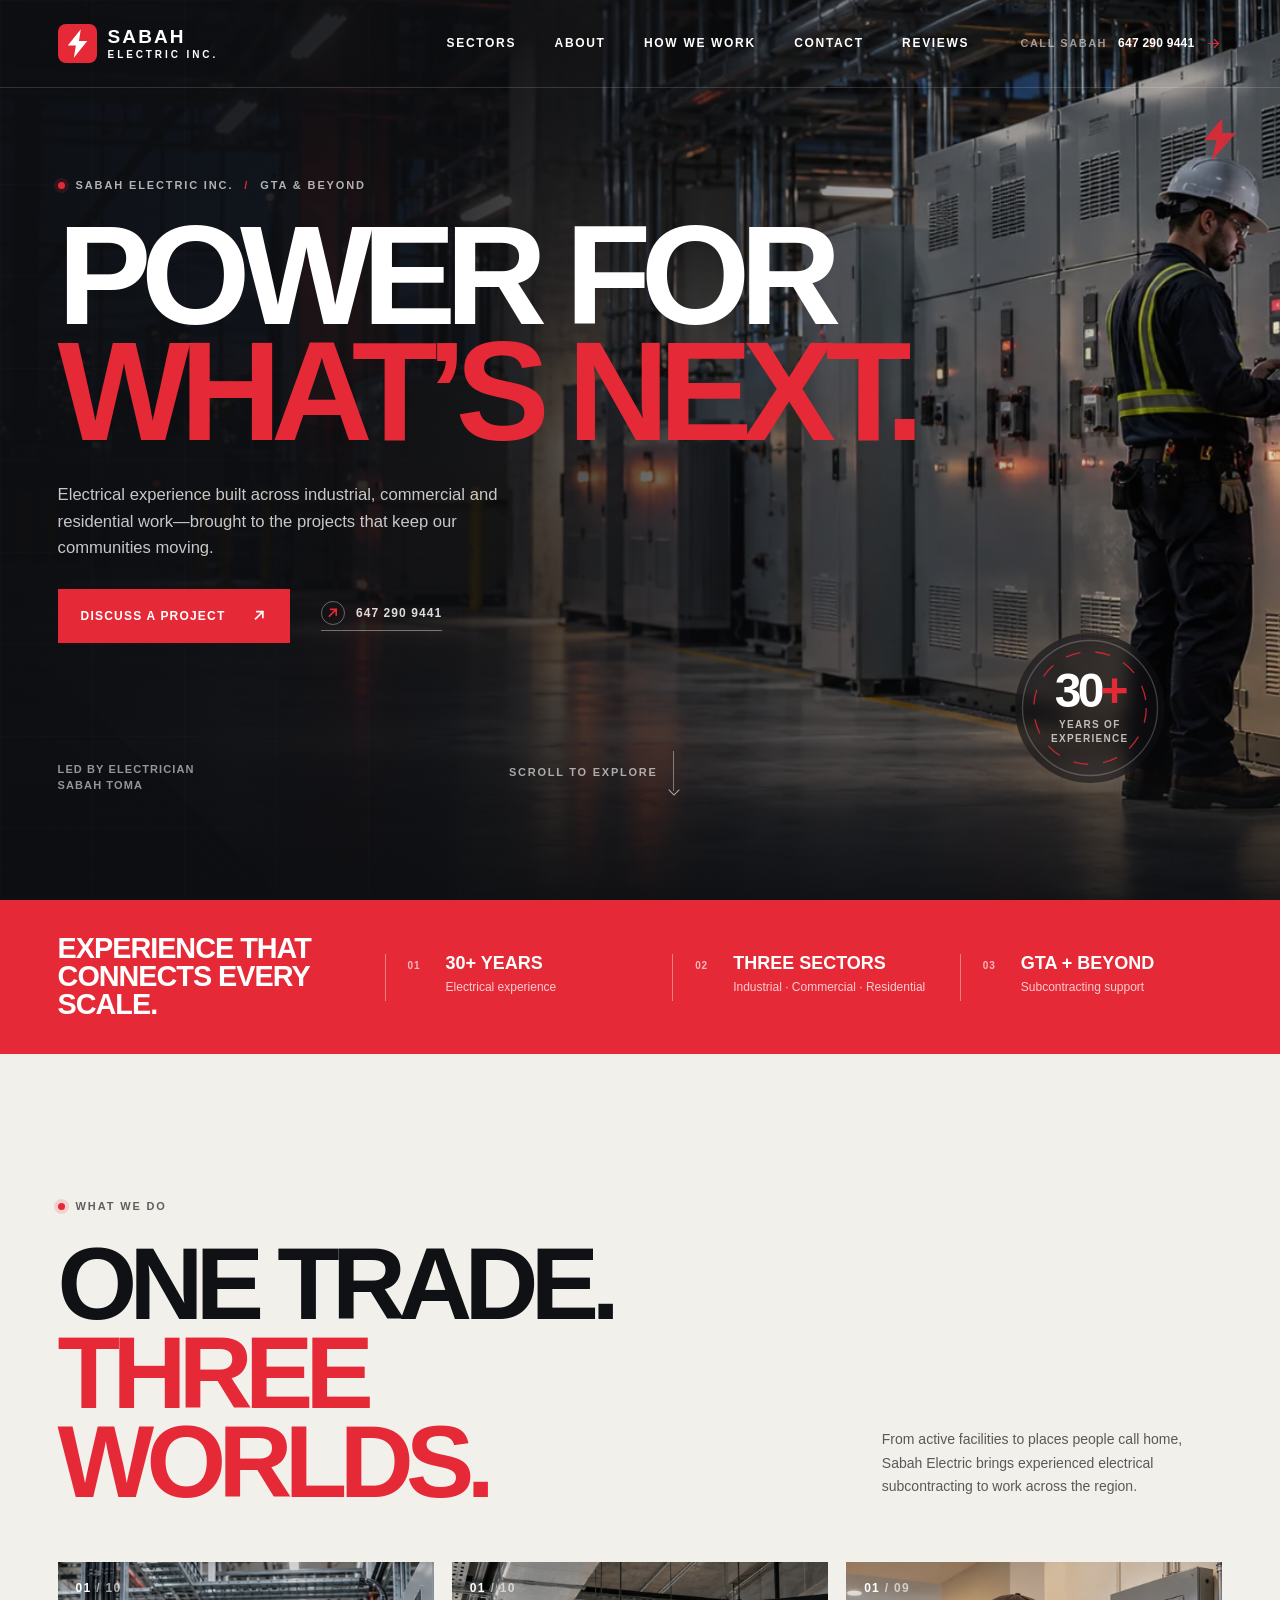
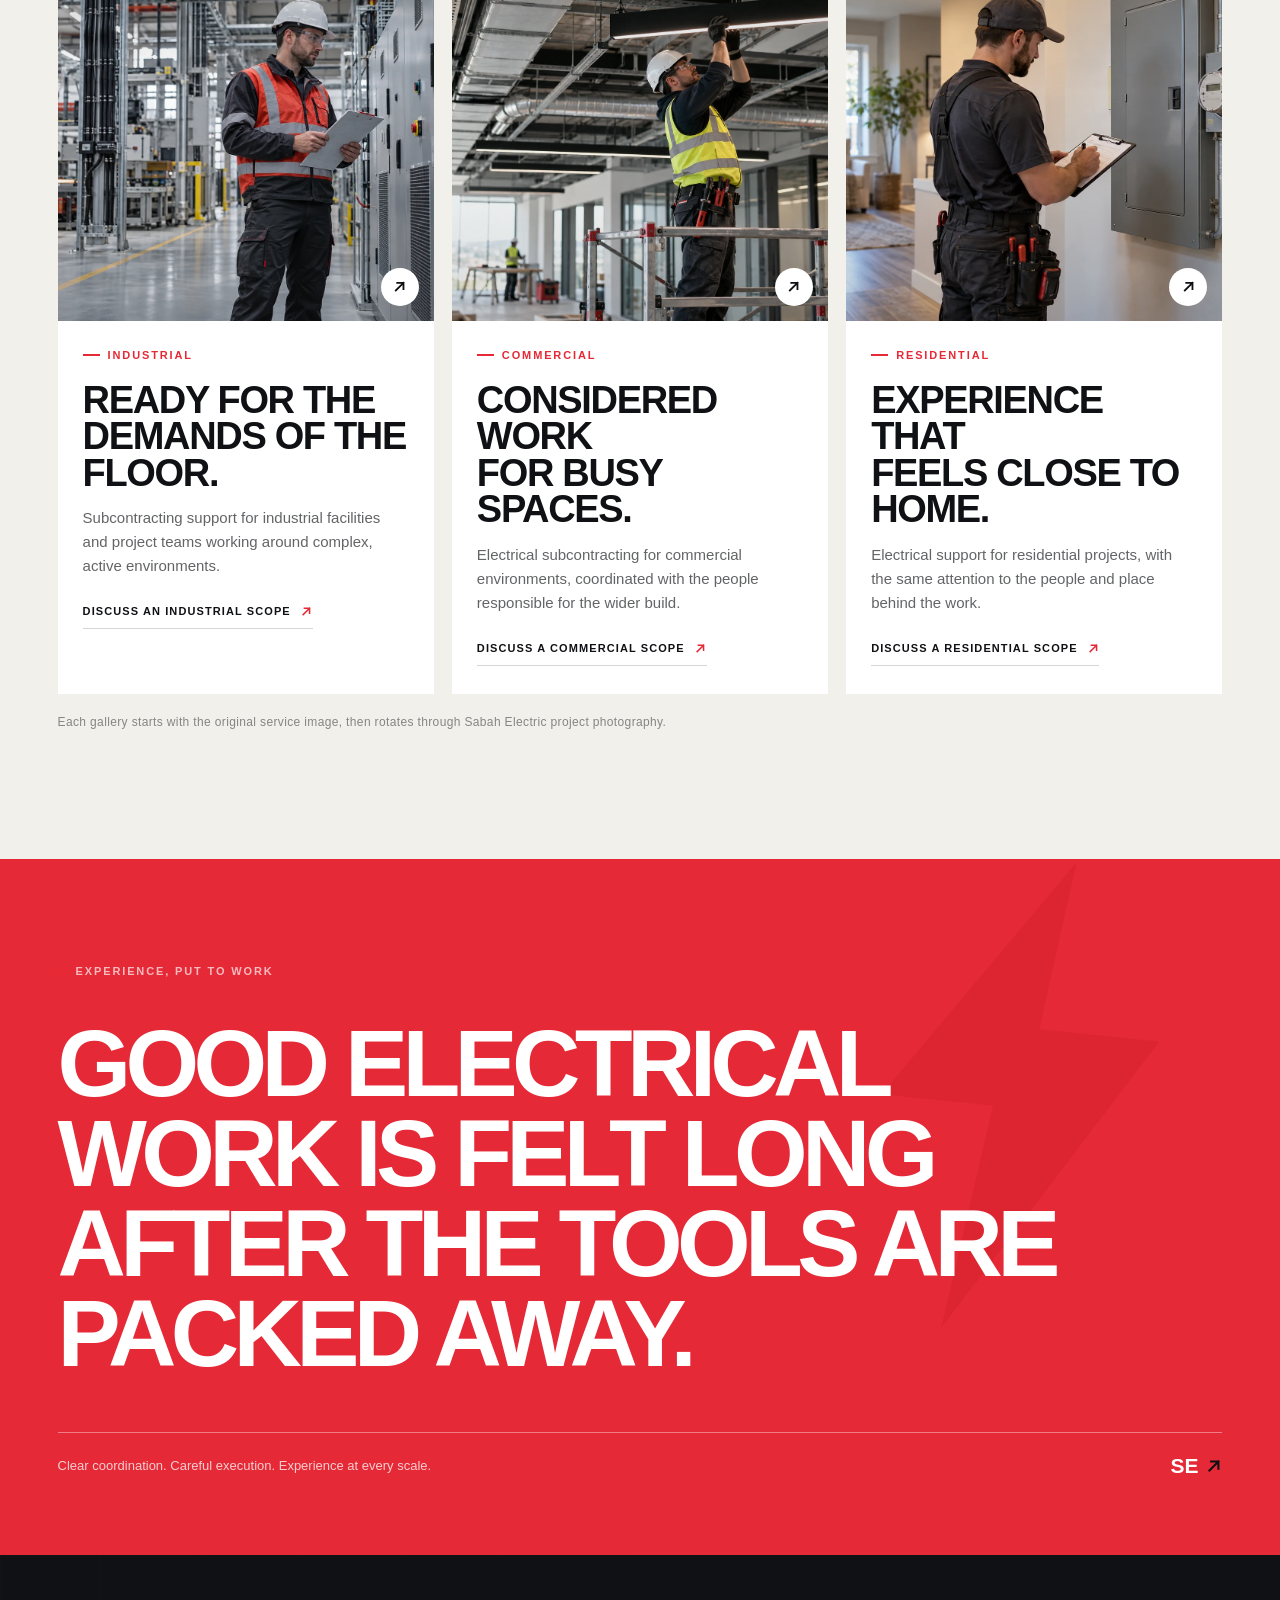
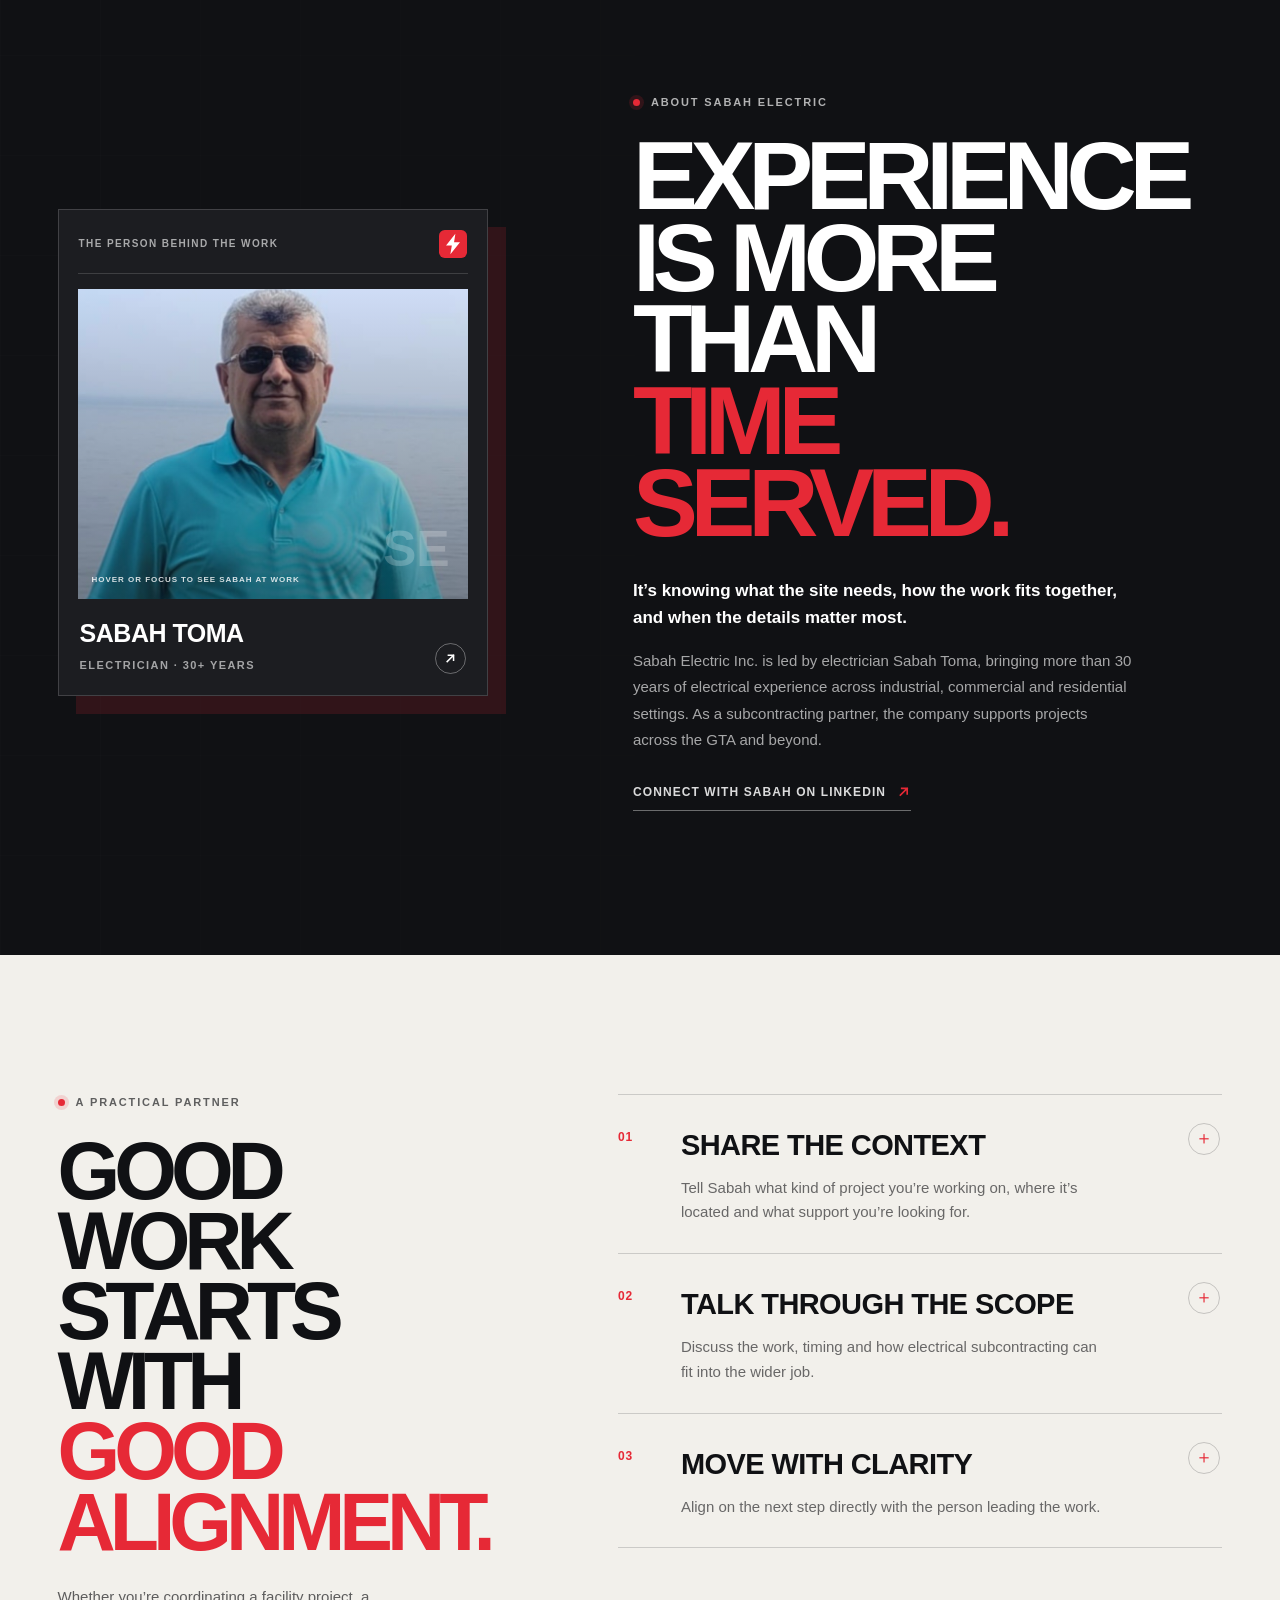
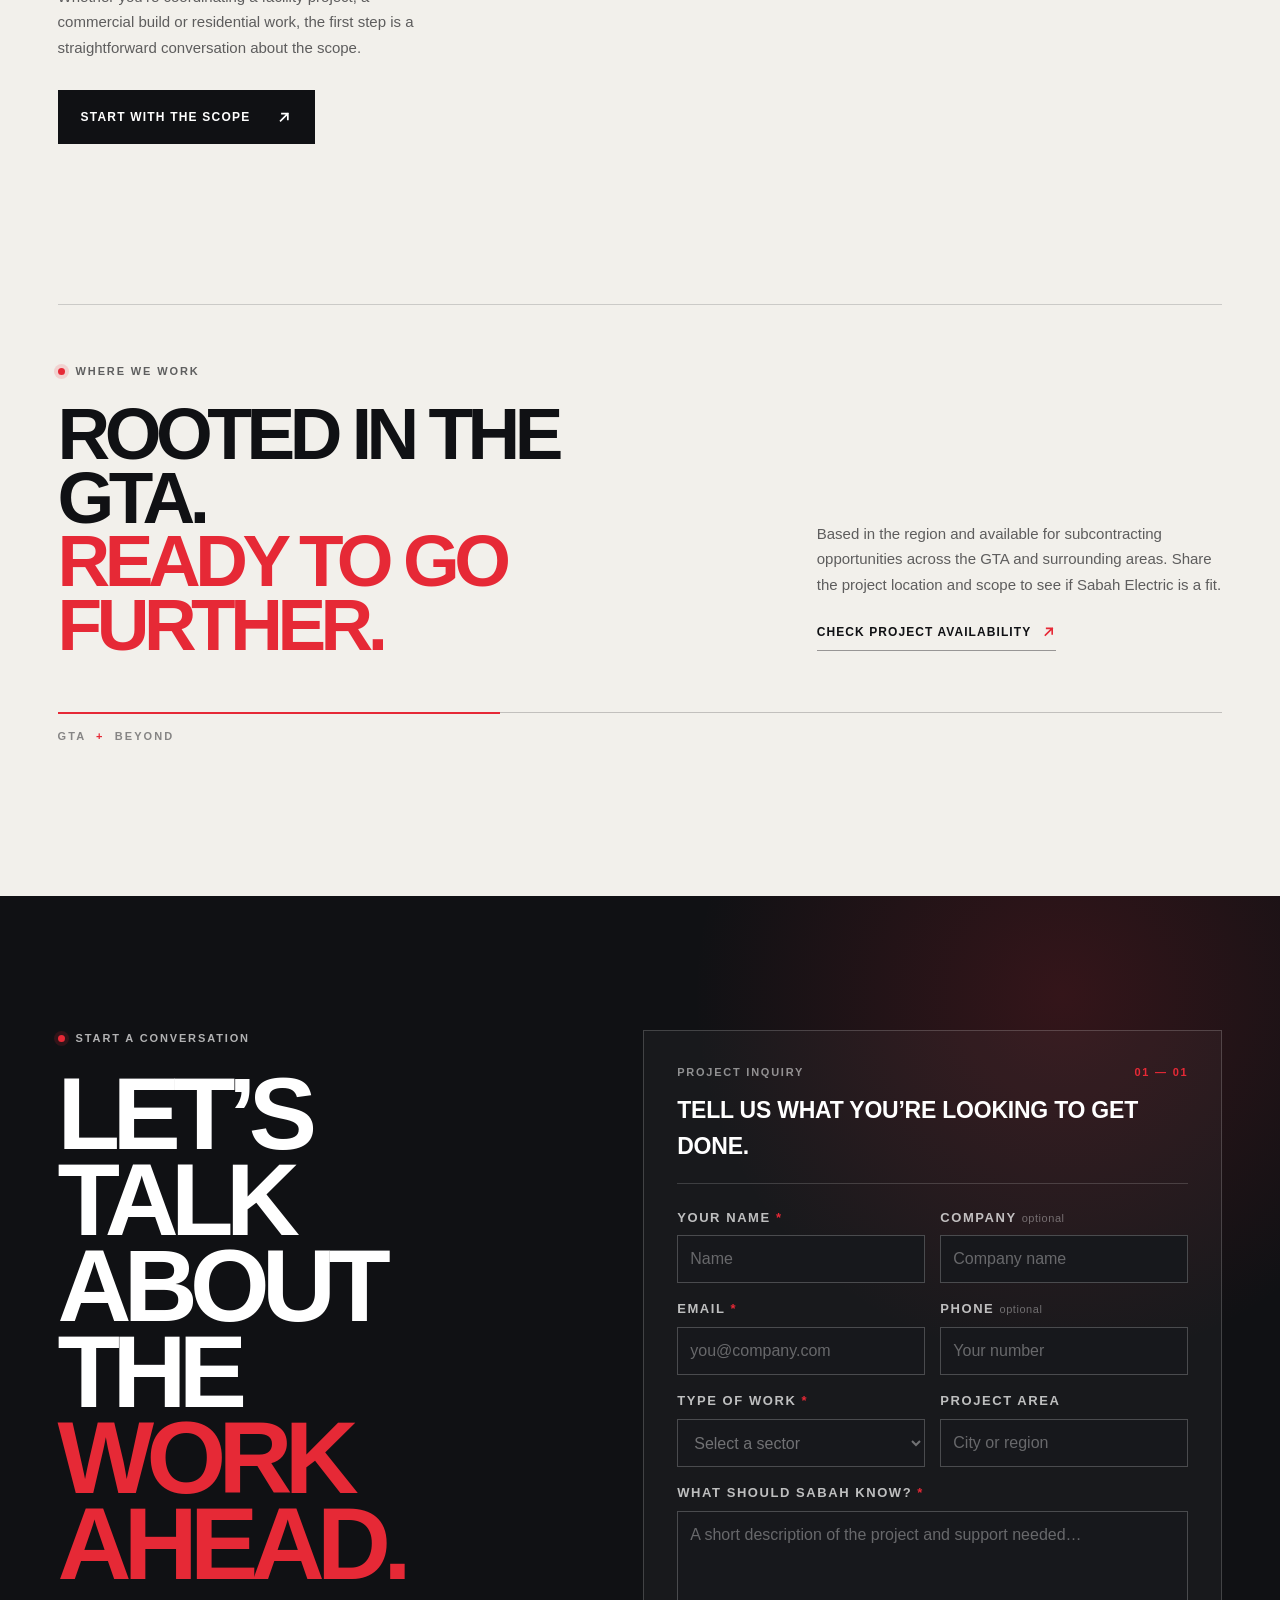
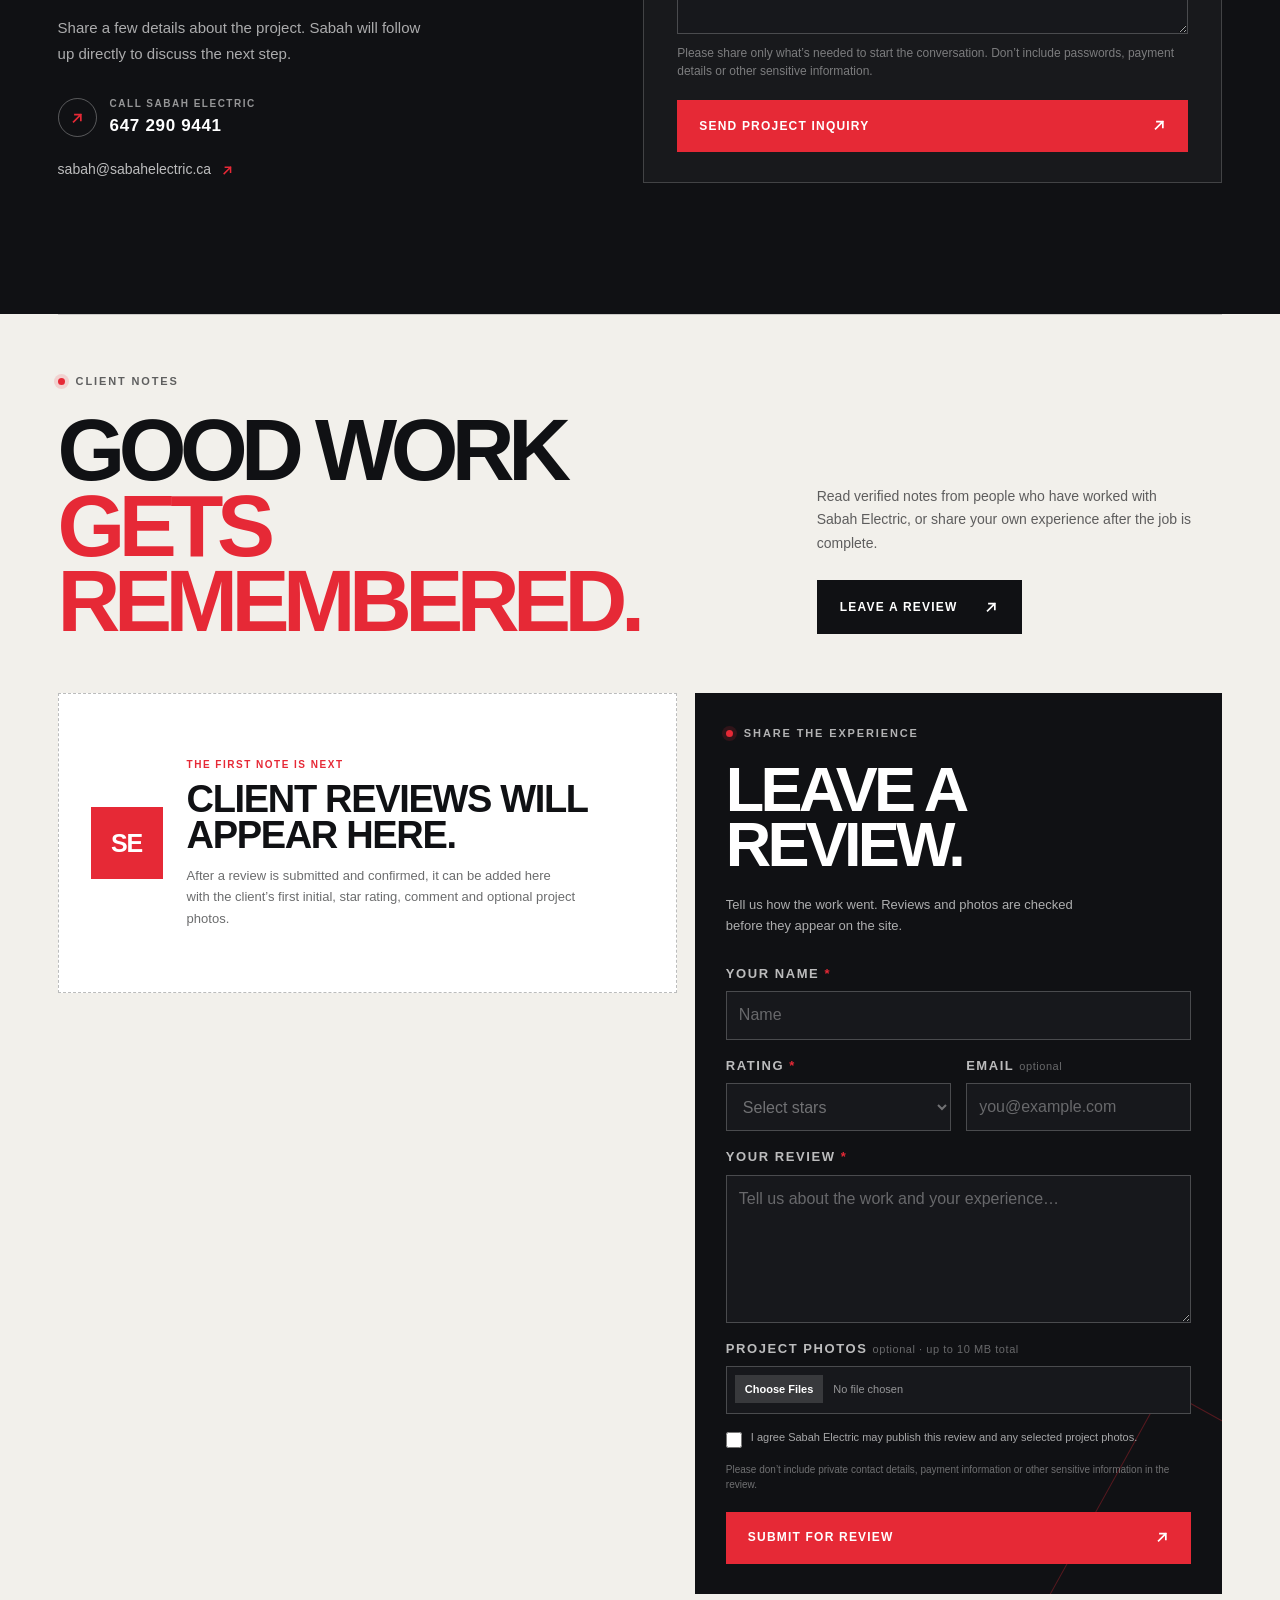
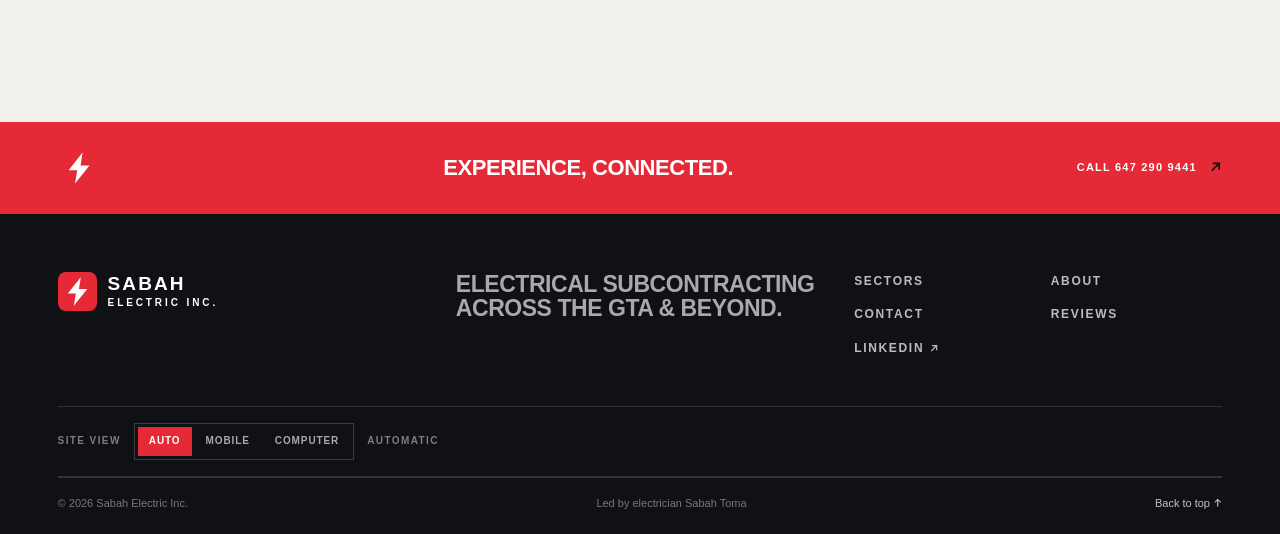
<file: index.html>
<!doctype html>
<html lang="en-CA">
  <head>
    <meta charset="utf-8">
    <meta name="viewport" content="width=device-width, initial-scale=1">
    <meta name="theme-color" content="#101114">
    <meta name="description" content="Sabah Electric Inc. provides industrial, commercial and residential electrical subcontracting across the GTA and beyond. Led by electrician Sabah Toma, with 30+ years of experience.">
    <meta property="og:type" content="website">
    <meta property="og:title" content="Sabah Electric Inc. — Power for what’s next">
    <meta property="og:description" content="30+ years of electrical experience across industrial, commercial and residential work. Serving the GTA and beyond.">
    <meta property="og:image" content="https://sabahelectric.github.io/assets/hero-industrial.webp">
    <title>Sabah Electric Inc. | Electrical Subcontracting — GTA &amp; Beyond</title>
    <link rel="icon" type="image/svg+xml" href="assets/favicon.svg">
    <link rel="preload" as="image" href="assets/hero-industrial.webp" fetchpriority="high">
    <link rel="stylesheet" href="styles.css?v=arrows1">
    <script src="reviews.js?v=arrows1" defer></script>
    <script src="script.js?v=arrows1" defer></script>
  </head>
  <body>
    <a class="skip-link" href="#main">Skip to content</a>
    <div class="scroll-progress" aria-hidden="true"><span id="scroll-progress-bar"></span></div>

    <header class="site-header" id="top">
      <a class="brand" href="#top" aria-label="Sabah Electric Inc., home">
        <img class="brand-mark" src="assets/bolt-mark.svg" alt="" width="42" height="42">
        <span class="brand-name"><strong>SABAH</strong><span>ELECTRIC INC.</span></span>
      </a>
      <button class="menu-toggle" type="button" aria-expanded="false" aria-controls="site-nav" aria-label="Open navigation">
        <span></span><span></span>
      </button>
      <nav class="site-nav" id="site-nav" aria-label="Main navigation">
        <a href="#work">Sectors</a>
        <a href="#about">About</a>
        <a href="#approach">How we work</a>
        <a href="#contact">Contact</a>
        <a href="#reviews">Reviews</a>
      </nav>
      <a class="header-phone" href="tel:+16472909441" aria-label="Call Sabah Electric at 647 290 9441">
        <span class="header-phone__label">Call Sabah</span>
        <span class="header-phone__number">647&nbsp;290&nbsp;9441</span>
        <svg aria-hidden="true" viewBox="0 0 24 24"><path d="M5 12h13M13 6l6 6-6 6"/></svg>
      </a>
    </header>

    <main id="main">
      <section class="hero section-dark" aria-labelledby="hero-title">
        <div class="hero-image" aria-hidden="true"><img src="assets/hero-industrial.webp" alt="" fetchpriority="high"></div>
        <div class="hero-shade" aria-hidden="true"></div>
        <div class="hero-grid" aria-hidden="true"></div>
        <div class="hero-content shell">
          <p class="eyebrow eyebrow--light"><span class="eyebrow-dot"></span> Sabah Electric Inc. <span class="eyebrow-divider">/</span> GTA &amp; beyond</p>
          <h1 id="hero-title">Power for<br><span>what’s next.</span></h1>
          <p class="hero-intro">Electrical experience built across industrial, commercial and residential work—brought to the projects that keep our communities moving.</p>
          <div class="hero-actions">
            <a class="button button--red" href="#contact">Discuss a project <span class="button-arrow" aria-hidden="true"><svg class="i-arrow" viewBox="0 0 16 16" aria-hidden="true" focusable="false"><path d="M4 12 12 4M5.5 4H12v6.5"/></svg></span></a>
            <a class="text-link text-link--light" href="tel:+16472909441"><span class="phone-glyph" aria-hidden="true"><svg class="i-arrow" viewBox="0 0 16 16" aria-hidden="true" focusable="false"><path d="M4 12 12 4M5.5 4H12v6.5"/></svg></span> 647&nbsp;290&nbsp;9441</a>
          </div>
          <div class="hero-bottom">
          <span class="hero-bottom__note">Led by Electrician<br>Sabah Toma</span>
            <a class="scroll-cue" href="#proof" aria-label="Scroll to learn more"><span>Scroll to explore</span><span class="scroll-cue__arrow" aria-hidden="true"><span class="scroll-cue__line"></span></span></a>
          </div>
        </div>
        <div class="hero-stamp" aria-label="More than 30 years of electrical experience">
          <span class="hero-stamp__number">30<span>+</span></span><span class="hero-stamp__label">years of<br>experience</span>
          <svg aria-hidden="true" viewBox="0 0 80 80"><circle cx="40" cy="40" r="36"/><circle cx="40" cy="40" r="30"/></svg>
        </div>
        <div class="hero-corner" aria-hidden="true"><svg viewBox="0 0 92 92"><path d="M52 2 14 48h26L30 90l50-57H52z"/></svg></div>
      </section>

      <section class="proof-band" id="proof" aria-label="Sabah Electric at a glance">
        <div class="shell proof-band__inner">
          <p class="proof-lead">Experience that<br>connects every scale.</p>
          <div class="proof-item"><span class="proof-item__index">01</span><span class="proof-item__main">30+ years</span><span class="proof-item__detail">Electrical experience</span></div>
          <div class="proof-item"><span class="proof-item__index">02</span><span class="proof-item__main">Three sectors</span><span class="proof-item__detail">Industrial · Commercial · Residential</span></div>
          <div class="proof-item"><span class="proof-item__index">03</span><span class="proof-item__main">GTA + beyond</span><span class="proof-item__detail">Subcontracting support</span></div>
        </div>
      </section>

      <section class="sectors section-paper" id="work" aria-labelledby="work-title">
        <div class="shell">
          <div class="section-heading" data-reveal>
            <p class="eyebrow"><span class="eyebrow-dot"></span> What we do</p>
            <div class="section-heading__row">
              <h2 id="work-title">One trade.<br><span>Three worlds.</span></h2>
              <p class="section-heading__aside">From active facilities to places people call home, Sabah Electric brings experienced electrical subcontracting to work across the region.</p>
            </div>
          </div>
          <div class="sector-grid">
            <article class="sector-card sector-card--industrial" data-reveal>
              <a class="sector-card__image sector-gallery" href="#contact" aria-label="Ask about industrial electrical subcontracting" data-gallery="industrial">
                <img src="assets/industrial.webp" alt="Illustrative industrial scene: electrician reviewing equipment in a modern plant" loading="lazy" decoding="async" data-gallery-image>
                <span class="sector-card__image-tag" aria-hidden="true"><b data-gallery-current>01</b> <span data-gallery-total>/ 10</span></span><span class="sector-card__image-arrow" aria-hidden="true"><svg class="i-arrow" viewBox="0 0 16 16" aria-hidden="true" focusable="false"><path d="M4 12 12 4M5.5 4H12v6.5"/></svg></span>
              </a>
              <div class="sector-card__body"><p class="sector-card__category">Industrial</p><h3>Ready for the<br>demands of the floor.</h3><p>Subcontracting support for industrial facilities and project teams working around complex, active environments.</p><a class="sector-card__link" href="#contact">Discuss an industrial scope <span aria-hidden="true"><svg class="i-arrow" viewBox="0 0 16 16" aria-hidden="true" focusable="false"><path d="M4 12 12 4M5.5 4H12v6.5"/></svg></span></a></div>
            </article>
            <article class="sector-card sector-card--commercial" data-reveal>
              <a class="sector-card__image sector-gallery" href="#contact" aria-label="Ask about commercial electrical subcontracting" data-gallery="commercial">
                <img src="assets/commercial.webp" alt="Illustrative commercial scene: electrician installing lighting infrastructure in a modern fit-out" loading="lazy" decoding="async" data-gallery-image>
                <span class="sector-card__image-tag" aria-hidden="true"><b data-gallery-current>01</b> <span data-gallery-total>/ 10</span></span><span class="sector-card__image-arrow" aria-hidden="true"><svg class="i-arrow" viewBox="0 0 16 16" aria-hidden="true" focusable="false"><path d="M4 12 12 4M5.5 4H12v6.5"/></svg></span>
              </a>
              <div class="sector-card__body"><p class="sector-card__category">Commercial</p><h3>Considered work<br>for busy spaces.</h3><p>Electrical subcontracting for commercial environments, coordinated with the people responsible for the wider build.</p><a class="sector-card__link" href="#contact">Discuss a commercial scope <span aria-hidden="true"><svg class="i-arrow" viewBox="0 0 16 16" aria-hidden="true" focusable="false"><path d="M4 12 12 4M5.5 4H12v6.5"/></svg></span></a></div>
            </article>
            <article class="sector-card sector-card--residential" data-reveal>
              <a class="sector-card__image sector-gallery" href="#contact" aria-label="Ask about residential electrical work" data-gallery="residential">
                <img src="assets/residential.webp" alt="Illustrative residential scene: electrician checking a closed electrical panel in a home" loading="lazy" decoding="async" data-gallery-image>
                <span class="sector-card__image-tag" aria-hidden="true"><b data-gallery-current>01</b> <span data-gallery-total>/ 09</span></span><span class="sector-card__image-arrow" aria-hidden="true"><svg class="i-arrow" viewBox="0 0 16 16" aria-hidden="true" focusable="false"><path d="M4 12 12 4M5.5 4H12v6.5"/></svg></span>
              </a>
              <div class="sector-card__body"><p class="sector-card__category">Residential</p><h3>Experience that<br>feels close to home.</h3><p>Electrical support for residential projects, with the same attention to the people and place behind the work.</p><a class="sector-card__link" href="#contact">Discuss a residential scope <span aria-hidden="true"><svg class="i-arrow" viewBox="0 0 16 16" aria-hidden="true" focusable="false"><path d="M4 12 12 4M5.5 4H12v6.5"/></svg></span></a></div>
            </article>
          </div>
          <p class="image-note">Each gallery starts with the original service image, then rotates through Sabah Electric project photography.</p>
        </div>
      </section>

      <section class="quote-break section-red" aria-label="Experience and workmanship">
        <div class="quote-break__bolt" aria-hidden="true"><svg viewBox="0 0 280 400"><path d="M168 6 30 210h91l-23 184 152-250h-98L168 6Z"/></svg></div>
        <div class="shell quote-break__inner" data-reveal>
          <p class="eyebrow eyebrow--light"><span class="eyebrow-dot"></span> Experience, put to work</p>
          <p class="quote-break__statement">Good electrical work is felt long after the tools are packed away.</p>
          <div class="quote-break__footer"><span>Clear coordination. Careful execution. Experience at every scale.</span><span class="quote-break__mark">SE<span><svg class="i-arrow" viewBox="0 0 16 16" aria-hidden="true" focusable="false"><path d="M4 12 12 4M5.5 4H12v6.5"/></svg></span></span></div>
        </div>
      </section>

      <section class="about section-dark" id="about" aria-labelledby="about-title">
        <div class="about__texture" aria-hidden="true"></div>
        <div class="shell about__grid">
          <div class="about-identity" data-reveal>
            <div class="identity-card">
              <div class="identity-card__top"><span class="identity-card__label">The person behind the work</span><img src="assets/bolt-mark.svg" alt="" width="32" height="32"></div>
              <div class="identity-card__portrait identity-card__portrait--flip" tabindex="0" role="img" aria-label="Sabah Toma in a blue shirt. Hover or focus to see him in his electrical work suit.">
                <div class="identity-card__portrait-inner">
                  <div class="identity-card__portrait-face identity-card__portrait-face--front"><img src="assets/project-gallery/profile-blue-shirt.jpg" alt=""></div>
                  <div class="identity-card__portrait-face identity-card__portrait-face--back" aria-hidden="true"><img src="assets/project-gallery/profile-work-suit.jpg" alt=""></div>
                </div>
                <span class="identity-card__portrait-label" aria-hidden="true">Hover or focus to see Sabah at work</span><span class="identity-card__portrait-mark" aria-hidden="true">SE</span>
              </div>
              <div class="identity-card__bottom"><div><strong>Sabah Toma</strong><span>Electrician · 30+ years</span></div><a href="https://www.linkedin.com/in/sabah-toma-922b213a3/" target="_blank" rel="noreferrer" aria-label="View Sabah Toma on LinkedIn"><svg class="i-arrow" viewBox="0 0 16 16" aria-hidden="true" focusable="false"><path d="M4 12 12 4M5.5 4H12v6.5"/></svg></a></div>
            </div>
          </div>
          <div class="about-copy" data-reveal>
            <p class="eyebrow eyebrow--light"><span class="eyebrow-dot"></span> About Sabah Electric</p>
            <h2 id="about-title">Experience<br>is more than<br><span>time served.</span></h2>
            <p class="about-copy__lead">It’s knowing what the site needs, how the work fits together, and when the details matter most.</p>
            <p>Sabah Electric Inc. is led by electrician Sabah Toma, bringing more than 30 years of electrical experience across industrial, commercial and residential settings. As a subcontracting partner, the company supports projects across the GTA and beyond.</p>
            <a class="text-link text-link--light" href="https://www.linkedin.com/in/sabah-toma-922b213a3/" target="_blank" rel="noreferrer">Connect with Sabah on LinkedIn <span aria-hidden="true"><svg class="i-arrow" viewBox="0 0 16 16" aria-hidden="true" focusable="false"><path d="M4 12 12 4M5.5 4H12v6.5"/></svg></span></a>
          </div>
        </div>
      </section>

      <section class="approach section-paper" id="approach" aria-labelledby="approach-title">
        <div class="shell approach__grid">
          <div class="approach__intro" data-reveal>
            <p class="eyebrow"><span class="eyebrow-dot"></span> A practical partner</p>
            <h2 id="approach-title">Good work<br>starts with<br><span>good alignment.</span></h2>
            <p>Whether you’re coordinating a facility project, a commercial build or residential work, the first step is a straightforward conversation about the scope.</p>
            <a class="button button--dark" href="#contact">Start with the scope <span class="button-arrow" aria-hidden="true"><svg class="i-arrow" viewBox="0 0 16 16" aria-hidden="true" focusable="false"><path d="M4 12 12 4M5.5 4H12v6.5"/></svg></span></a>
          </div>
          <div class="approach-steps" aria-label="How to start a project inquiry">
            <article class="approach-step" data-reveal><span class="approach-step__num">01</span><div><h3>Share the context</h3><p>Tell Sabah what kind of project you’re working on, where it’s located and what support you’re looking for.</p></div><span class="approach-step__icon" aria-hidden="true">＋</span></article>
            <article class="approach-step" data-reveal><span class="approach-step__num">02</span><div><h3>Talk through the scope</h3><p>Discuss the work, timing and how electrical subcontracting can fit into the wider job.</p></div><span class="approach-step__icon" aria-hidden="true">＋</span></article>
            <article class="approach-step" data-reveal><span class="approach-step__num">03</span><div><h3>Move with clarity</h3><p>Align on the next step directly with the person leading the work.</p></div><span class="approach-step__icon" aria-hidden="true">＋</span></article>
          </div>
        </div>
      </section>

      <section class="service-area section-paper" id="service-area" aria-labelledby="area-title">
        <div class="shell service-area__inner" data-reveal>
          <div class="service-area__heading"><p class="eyebrow"><span class="eyebrow-dot"></span> Where we work</p><h2 id="area-title">Rooted in the GTA.<br><span>Ready to go further.</span></h2></div>
          <div class="service-area__copy"><p>Based in the region and available for subcontracting opportunities across the GTA and surrounding areas. Share the project location and scope to see if Sabah Electric is a fit.</p><a class="text-link text-link--dark" href="#contact">Check project availability <span aria-hidden="true"><svg class="i-arrow" viewBox="0 0 16 16" aria-hidden="true" focusable="false"><path d="M4 12 12 4M5.5 4H12v6.5"/></svg></span></a></div>
          <div class="service-area__line" aria-hidden="true"><span></span></div><p class="service-area__caption">GTA <span>+</span> BEYOND</p>
        </div>
      </section>

      <section class="contact section-dark" id="contact" aria-labelledby="contact-title">
        <div class="contact__glow" aria-hidden="true"></div>
        <div class="shell contact__grid">
          <div class="contact-copy" data-reveal>
            <p class="eyebrow eyebrow--light"><span class="eyebrow-dot"></span> Start a conversation</p>
            <h2 id="contact-title">Let’s talk<br>about the<br><span>work ahead.</span></h2>
            <p>Share a few details about the project. Sabah will follow up directly to discuss the next step.</p>
            <a class="contact-phone" href="tel:+16472909441"><span class="contact-phone__icon" aria-hidden="true"><svg class="i-arrow" viewBox="0 0 16 16" aria-hidden="true" focusable="false"><path d="M4 12 12 4M5.5 4H12v6.5"/></svg></span><span><small>Call Sabah Electric</small><strong>647 290 9441</strong></span></a>
            <a class="contact-email" href="mailto:sabah@sabahelectric.ca">sabah@sabahelectric.ca <span aria-hidden="true"><svg class="i-arrow" viewBox="0 0 16 16" aria-hidden="true" focusable="false"><path d="M4 12 12 4M5.5 4H12v6.5"/></svg></span></a>
          </div>
          <form class="contact-form" action="https://formsubmit.co/sabah@sabahelectric.ca" method="POST" data-reveal>
            <input type="hidden" name="_subject" value="New project inquiry — Sabah Electric Inc.">
            <input type="hidden" name="_template" value="table">
            <input type="hidden" name="_next" value="https://sabahelectric.github.io/thanks.html">
            <input type="text" name="_honey" class="form-honey" tabindex="-1" autocomplete="off" aria-hidden="true">
            <div class="form-heading"><span class="form-heading__step">Project inquiry <span>01 — 01</span></span><p>Tell us what you’re looking to get done.</p></div>
            <div class="form-row">
              <label class="field"><span>Your name <b>*</b></span><input name="name" type="text" autocomplete="name" placeholder="Name" required></label>
              <label class="field"><span>Company <small>optional</small></span><input name="company" type="text" autocomplete="organization" placeholder="Company name"></label>
            </div>
            <div class="form-row">
              <label class="field"><span>Email <b>*</b></span><input name="email" type="email" autocomplete="email" placeholder="you@company.com" required></label>
              <label class="field"><span>Phone <small>optional</small></span><input name="phone" type="tel" autocomplete="tel" placeholder="Your number"></label>
            </div>
            <div class="form-row">
              <label class="field"><span>Type of work <b>*</b></span><select name="project-type" required><option value="" disabled selected>Select a sector</option><option>Industrial</option><option>Commercial</option><option>Residential</option><option>Other / not sure yet</option></select></label>
              <label class="field"><span>Project area</span><input name="project-area" type="text" placeholder="City or region"></label>
            </div>
            <label class="field field--message"><span>What should Sabah know? <b>*</b></span><textarea name="message" rows="4" placeholder="A short description of the project and support needed…" required></textarea></label>
            <p class="form-privacy">Please share only what’s needed to start the conversation. Don’t include passwords, payment details or other sensitive information.</p>
            <button class="button button--red form-submit" type="submit">Send project inquiry <span class="button-arrow" aria-hidden="true"><svg class="i-arrow" viewBox="0 0 16 16" aria-hidden="true" focusable="false"><path d="M4 12 12 4M5.5 4H12v6.5"/></svg></span></button>
          </form>
        </div>
      </section>

      <section class="reviews section-paper" id="reviews" aria-labelledby="reviews-title">
        <div class="shell">
          <div class="reviews__header" data-reveal>
            <div>
              <p class="eyebrow"><span class="eyebrow-dot"></span> Client notes</p>
              <h2 id="reviews-title">Good work<br><span>gets remembered.</span></h2>
            </div>
            <div class="reviews__intro">
              <p>Read verified notes from people who have worked with Sabah Electric, or share your own experience after the job is complete.</p>
              <a class="button button--dark" href="#review-form">Leave a review <span class="button-arrow" aria-hidden="true"><svg class="i-arrow" viewBox="0 0 16 16" aria-hidden="true" focusable="false"><path d="M4 12 12 4M5.5 4H12v6.5"/></svg></span></a>
            </div>
          </div>
          <div class="reviews__layout">
            <div class="reviews-list" id="reviews-list" aria-live="polite">
              <div class="reviews-empty" data-reveal>
                <span class="reviews-empty__mark" aria-hidden="true">SE</span>
                <div>
                  <p class="reviews-empty__label">The first note is next</p>
                  <h3>Client reviews will appear here.</h3>
                  <p>After a review is submitted and confirmed, it can be added here with the client’s first initial, star rating, comment and optional project photos.</p>
                </div>
              </div>
            </div>
            <div class="review-form-card" id="review-form" data-reveal>
              <p class="eyebrow eyebrow--light"><span class="eyebrow-dot"></span> Share the experience</p>
              <h3>Leave a review.</h3>
              <p class="review-form-card__intro">Tell us how the work went. Reviews and photos are checked before they appear on the site.</p>
              <form class="review-form" action="https://formsubmit.co/sabah@sabahelectric.ca" method="POST" enctype="multipart/form-data">
                <input type="hidden" name="_subject" value="New client review — Sabah Electric Inc.">
                <input type="hidden" name="_template" value="table">
                <input type="hidden" name="_next" value="https://sabahelectric.github.io/thanks.html?review=1">
                <input type="text" name="_honey" class="form-honey" tabindex="-1" autocomplete="off" aria-hidden="true">
                <label class="field"><span>Your name <b>*</b></span><input name="name" type="text" autocomplete="name" placeholder="Name" required></label>
                <div class="form-row">
                  <label class="field"><span>Rating <b>*</b></span><select name="rating" required><option value="" disabled selected>Select stars</option><option>5 stars</option><option>4 stars</option><option>3 stars</option><option>2 stars</option><option>1 star</option></select></label>
                  <label class="field"><span>Email <small>optional</small></span><input name="email" type="email" autocomplete="email" placeholder="you@example.com"></label>
                </div>
                <label class="field field--message"><span>Your review <b>*</b></span><textarea name="review" rows="5" placeholder="Tell us about the work and your experience…" required></textarea></label>
                <label class="field field--file"><span>Project photos <small>optional · up to 10 MB total</small></span><input name="project-photos" type="file" accept="image/png,image/jpeg,image/webp" multiple></label>
                <label class="review-consent"><input name="publish-consent" type="checkbox" value="I agree to publish this review and selected photos" required><span>I agree Sabah Electric may publish this review and any selected project photos.</span></label>
                <p class="review-form__privacy">Please don’t include private contact details, payment information or other sensitive information in the review.</p>
                <button class="button button--red form-submit" type="submit">Submit for review <span class="button-arrow" aria-hidden="true"><svg class="i-arrow" viewBox="0 0 16 16" aria-hidden="true" focusable="false"><path d="M4 12 12 4M5.5 4H12v6.5"/></svg></span></button>
              </form>
            </div>
          </div>
        </div>
      </section>

      <section class="closing section-red" aria-label="Sabah Electric closing statement">
        <div class="shell closing__inner"><img src="assets/bolt-mark.svg" alt="" width="54" height="54"><p>Experience, connected.</p><a href="tel:+16472909441">Call 647&nbsp;290&nbsp;9441 <span aria-hidden="true"><svg class="i-arrow" viewBox="0 0 16 16" aria-hidden="true" focusable="false"><path d="M4 12 12 4M5.5 4H12v6.5"/></svg></span></a></div>
      </section>
    </main>

    <footer class="site-footer section-dark">
      <div class="shell">
        <div class="footer-main">
          <a class="brand brand--footer" href="#top" aria-label="Sabah Electric Inc., back to top"><img class="brand-mark" src="assets/bolt-mark.svg" alt="" width="42" height="42"><span class="brand-name"><strong>SABAH</strong><span>ELECTRIC INC.</span></span></a>
          <p class="footer-statement">Electrical subcontracting<br>across the GTA &amp; beyond.</p>
          <div class="footer-links"><a href="#work">Sectors</a><a href="#about">About</a><a href="#contact">Contact</a><a href="#reviews">Reviews</a><a href="https://www.linkedin.com/in/sabah-toma-922b213a3/" target="_blank" rel="noreferrer">LinkedIn <svg class="i-arrow" viewBox="0 0 16 16" aria-hidden="true" focusable="false"><path d="M4 12 12 4M5.5 4H12v6.5"/></svg></a></div>
        </div>
        <div class="footer-view">
          <span class="footer-view__label">Site view</span>
          <div class="view-switcher" role="group" aria-label="Choose site view">
            <button type="button" data-view-mode="auto" aria-pressed="true">Auto</button>
            <button type="button" data-view-mode="mobile" aria-pressed="false">Mobile</button>
            <button type="button" data-view-mode="desktop" aria-pressed="false">Computer</button>
          </div>
          <span class="view-switcher__status" id="view-mode-status" aria-live="polite">Automatic</span>
        </div>
        <div class="footer-bottom"><span>© <span id="current-year">2026</span> Sabah Electric Inc.</span><span>Led by electrician Sabah Toma</span><a href="#top">Back to top <svg class="i-arrow" viewBox="0 0 16 16" aria-hidden="true" focusable="false"><path d="M8 13.5V2.5M3.5 7 8 2.5 12.5 7"/></svg></a></div>
      </div>
    </footer>
    <a class="mobile-call" href="tel:+16472909441"><span>Call Sabah Electric</span><strong>647&nbsp;290&nbsp;9441</strong></a>
  </body>
</html>
</file>
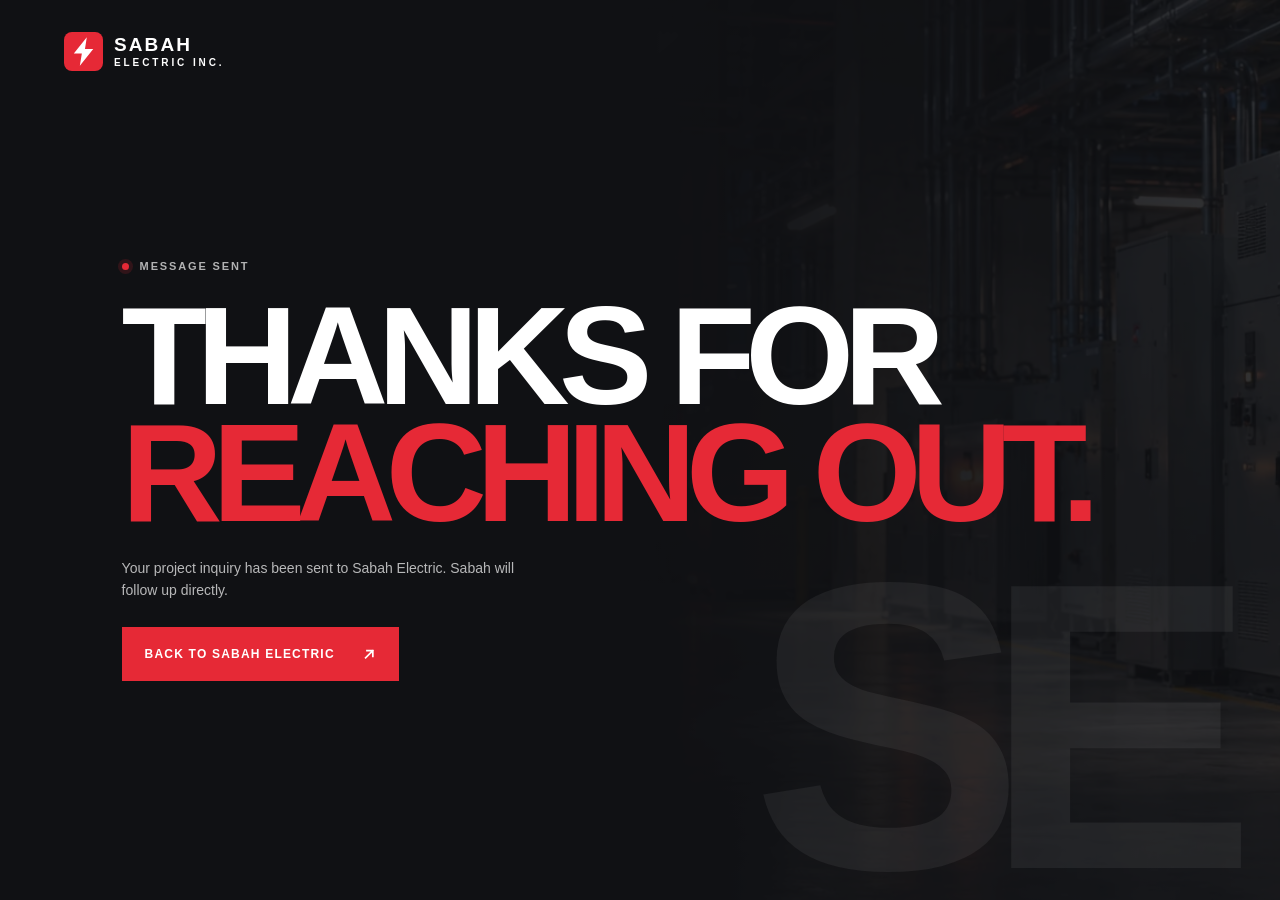
<file: thanks.html>
<!doctype html>
<html lang="en-CA">
  <head>
    <meta charset="utf-8">
    <meta name="viewport" content="width=device-width, initial-scale=1">
    <meta name="theme-color" content="#101114">
    <title>Inquiry received | Sabah Electric Inc.</title>
    <link rel="icon" type="image/svg+xml" href="assets/favicon.svg">
    <link rel="stylesheet" href="styles.css?v=arrows1">
    <script src="script.js" defer></script>
  </head>
  <body class="thanks-page">
    <main class="thanks-main section-dark">
      <a class="brand" href="index.html" aria-label="Sabah Electric Inc., home"><img class="brand-mark" src="assets/bolt-mark.svg" alt="" width="42" height="42"><span class="brand-name"><strong>SABAH</strong><span>ELECTRIC INC.</span></span></a>
      <div class="thanks-content"><p class="eyebrow eyebrow--light" id="thanks-eyebrow"><span class="eyebrow-dot"></span> Message sent</p><h1 id="thanks-title">Thanks for<br><span>reaching out.</span></h1><p id="thanks-copy">Your project inquiry has been sent to Sabah Electric. Sabah will follow up directly.</p><a class="button button--red" href="index.html">Back to Sabah Electric <span class="button-arrow" aria-hidden="true"><svg class="i-arrow" viewBox="0 0 16 16" aria-hidden="true" focusable="false"><path d="M4 12 12 4M5.5 4H12v6.5"/></svg></span></a></div>
      <span class="thanks-number" aria-hidden="true">SE</span>
    </main>
  </body>
</html>
</file>
<file: styles.css>
:root {
  color-scheme: light;
  --ink: #101114;
  --ink-soft: #191a1e;
  --paper: #f2f0eb;
  --red: #e62936;
  --white: #fff;
  --muted: #b2b1b0;
  --line-dark: rgba(255,255,255,.16);
  --line-light: rgba(16,17,20,.17);
  --shell: min(1240px, calc(100% - 9vw));
  --font: Inter, "Helvetica Neue", Helvetica, Arial, sans-serif;
  --display: "Arial Narrow", "Helvetica Neue", Arial, sans-serif;
  --ease: cubic-bezier(.22,.75,.2,1);
}
* { box-sizing: border-box; }
html { scroll-behavior: smooth; scroll-padding-top: 88px; }
body { margin: 0; background: var(--paper); color: var(--ink); font-family: var(--font); font-size: 16px; line-height: 1.55; text-rendering: optimizeLegibility; -webkit-font-smoothing: antialiased; }
img { display: block; max-width: 100%; }
a { color: inherit; text-decoration: none; }
button, input, select, textarea { font: inherit; }
button, a { -webkit-tap-highlight-color: transparent; }
::selection { color: var(--white); background: var(--red); }
.shell { width: var(--shell); margin-inline: auto; }
.section-dark { color: var(--white); background: var(--ink); }
.section-paper { color: var(--ink); background: var(--paper); }
.section-red { color: var(--white); background: var(--red); }
.skip-link { position: fixed; z-index: 1000; top: 12px; left: 12px; padding: 12px 16px; color: var(--white); background: var(--red); transform: translateY(-160%); transition: transform .2s ease; }
.skip-link:focus { transform: translateY(0); }
.scroll-progress { position: fixed; z-index: 1001; top: 0; left: 0; width: 100%; height: 3px; background: transparent; }
.scroll-progress span { display: block; width: 0; height: 100%; background: var(--red); transform-origin: left center; }

.site-header { position: absolute; z-index: 30; top: 0; left: 0; right: 0; display: flex; align-items: center; justify-content: space-between; height: 88px; padding: 0 4.5vw; border-bottom: 1px solid rgba(255,255,255,.15); color: var(--white); transition: background .3s ease, height .3s ease, border-color .3s ease; }
.site-header.is-scrolled { position: fixed; height: 72px; background: rgba(16,17,20,.92); border-color: rgba(255,255,255,.08); backdrop-filter: blur(18px); }
.brand { display: inline-flex; align-items: center; gap: 11px; flex: 0 0 auto; }
.brand-mark { width: 39px; height: 39px; }
.brand-name { display: grid; line-height: .92; letter-spacing: .05em; }
.brand-name strong { font-family: var(--display); font-size: 19px; font-weight: 900; letter-spacing: .11em; }
.brand-name span { margin-top: 5px; font-size: 8px; font-weight: 700; letter-spacing: .29em; }
.site-nav { display: flex; align-items: center; gap: clamp(22px,3vw,46px); margin-left: auto; margin-right: 4vw; }
.site-nav a, .footer-links a { font-size: 10px; font-weight: 700; letter-spacing: .14em; text-transform: uppercase; transition: color .2s ease; }
.site-nav a:hover, .footer-links a:hover { color: var(--red); }
.header-phone { display: flex; align-items: center; gap: 11px; font-size: 12px; font-weight: 800; letter-spacing: .02em; }
.header-phone__label { color: rgba(255,255,255,.55); font-size: 9px; font-weight: 700; letter-spacing: .14em; text-transform: uppercase; }
.header-phone svg { width: 17px; height: 17px; fill: none; stroke: var(--red); stroke-width: 1.7; transition: transform .2s ease; }
.header-phone:hover svg { transform: translate(3px,-3px); }
.menu-toggle { display: none; }

.hero { position: relative; display: flex; align-items: center; min-height: max(720px,100svh); overflow: hidden; isolation: isolate; padding: 138px 0 82px; }
.hero-image, .hero-shade, .hero-grid { position: absolute; z-index: -1; inset: 0; }
.hero-image img { width: 100%; height: 100%; object-fit: cover; object-position: center 46%; transform: scale(1.04); }
.hero-shade { background: linear-gradient(90deg,rgba(13,14,17,.97) 0%,rgba(13,14,17,.86) 35%,rgba(13,14,17,.36) 67%,rgba(13,14,17,.13) 100%),linear-gradient(0deg,rgba(13,14,17,.88) 0%,transparent 26%,transparent 76%,rgba(13,14,17,.24) 100%); }
.hero-grid { opacity: .13; background-image: linear-gradient(rgba(255,255,255,.12) 1px,transparent 1px),linear-gradient(90deg,rgba(255,255,255,.12) 1px,transparent 1px); background-size: 92px 92px; mask-image: linear-gradient(90deg,black,transparent 75%); }
.hero-content { position: relative; z-index: 1; padding-top: 15px; }
.eyebrow { display: flex; align-items: center; gap: 11px; margin: 0 0 24px; color: rgba(16,17,20,.65); font-size: 10px; font-weight: 800; letter-spacing: .17em; text-transform: uppercase; }
.eyebrow--light { color: rgba(255,255,255,.68); }
.eyebrow-dot { display: inline-block; width: 7px; height: 7px; border-radius: 50%; background: var(--red); box-shadow: 0 0 0 4px rgba(230,41,54,.15); }
.eyebrow-divider { color: var(--red); }
.hero h1, .section-heading h2, .about-copy h2, .approach__intro h2, .service-area h2, .contact-copy h2 { margin: 0; font-family: var(--display); font-weight: 900; letter-spacing: -.075em; text-transform: uppercase; }
.hero h1 { max-width: 890px; color: var(--white); font-size: clamp(76px,11vw,154px); line-height: .82; }
.hero h1 span { color: var(--red); }
.hero-intro { max-width: 470px; margin: 33px 0 27px; color: rgba(255,255,255,.77); font-size: clamp(15px,1.3vw,18px); line-height: 1.6; }
.hero-actions { display: flex; align-items: center; gap: 31px; }
.button { display: inline-flex; align-items: center; justify-content: center; gap: 27px; min-height: 54px; padding: 0 22px; border: 1px solid transparent; font-size: 11px; font-weight: 800; letter-spacing: .1em; text-transform: uppercase; cursor: pointer; transition: transform .25s var(--ease),background .2s ease,color .2s ease,border-color .2s ease; }
.button:hover { transform: translateY(-3px); }
.button--red { color: var(--white); background: var(--red); }
.button--red:hover { background: #ff3444; }
.button--dark { color: var(--white); background: var(--ink); }
.button--dark:hover { background: var(--red); }
.button-arrow { font-size: 17px; line-height: 1; }
.i-arrow { display: inline-block; width: .85em; height: .85em; vertical-align: -.08em; fill: none; stroke: currentColor; stroke-width: 1.9; stroke-linecap: square; stroke-linejoin: miter; flex: none; }
.text-link { display: inline-flex; align-items: center; gap: 11px; padding-bottom: 5px; border-bottom: 1px solid currentColor; font-size: 11px; font-weight: 800; letter-spacing: .09em; text-transform: uppercase; }
.text-link > span[aria-hidden] { color: var(--red); font-size: 16px; transition: transform .2s ease; }
.text-link:hover > span[aria-hidden] { transform: translate(3px,-3px); }
.text-link--light { color: rgba(255,255,255,.85); border-color: rgba(255,255,255,.38); }
.text-link--dark { color: var(--ink); border-color: rgba(16,17,20,.4); }
.phone-glyph { display: inline-grid; place-items: center; width: 24px; height: 24px; border: 1px solid rgba(255,255,255,.35); border-radius: 50%; color: var(--red); }
.hero-bottom { display: flex; align-items: flex-end; justify-content: space-between; max-width: 620px; margin-top: clamp(74px,12vh,124px); }
.hero-bottom__note { color: rgba(255,255,255,.56); font-size: 10px; font-weight: 700; line-height: 1.5; letter-spacing: .1em; text-transform: uppercase; }
.scroll-cue { display: flex; align-items: center; gap: 12px; color: rgba(255,255,255,.62); font-size: 9px; font-weight: 700; letter-spacing: .16em; text-transform: uppercase; }
.scroll-cue__arrow { position: relative; display: flex; flex-direction: column; align-items: center; }
.scroll-cue__arrow::after { content: ""; width: 7px; height: 7px; margin-top: -5px; border-right: 1.5px solid rgba(255,255,255,.62); border-bottom: 1.5px solid rgba(255,255,255,.62); transform: rotate(45deg); }
.scroll-cue__line { position: relative; width: 1px; height: 40px; background: rgba(255,255,255,.38); overflow: hidden; }
.scroll-cue__line::after { position: absolute; content: ""; inset: 0; background: var(--red); transform: translateY(-100%); animation: line-travel 2s ease-in-out infinite; }
@keyframes line-travel { 50%,100% { transform: translateY(100%); } }
.hero-stamp { position: absolute; right: 9vw; bottom: 13%; z-index: 2; display: grid; grid-template-columns: 1fr; justify-items: center; align-content: center; row-gap: 7px; text-align: center; width: 150px; height: 150px; padding: 25px 18px; border-radius: 50%; color: var(--white); background: rgba(16,17,20,.58); backdrop-filter: blur(8px); }
.hero-stamp__number { font-family: var(--display); font-size: 48px; font-weight: 900; line-height: .85; letter-spacing: -.08em; }
.hero-stamp__number span { color: var(--red); }
.hero-stamp__label { color: rgba(255,255,255,.7); font-size: 8px; font-weight: 800; line-height: 1.35; letter-spacing: .13em; text-transform: uppercase; }
.hero-stamp svg { position: absolute; inset: 0; width: 100%; height: 100%; fill: none; stroke: rgba(255,255,255,.21); stroke-width: .7; }
.hero-stamp svg circle:nth-child(2) { stroke: rgba(230,41,54,.82); stroke-dasharray: 8 8; }
.hero-corner { position: absolute; right: 3vw; top: 117px; opacity: .87; }
.hero-corner svg { width: clamp(28px,3.5vw,49px); height: auto; fill: var(--red); }

.proof-band { color: var(--white); background: var(--red); }
.proof-band__inner { display: grid; grid-template-columns: 1.15fr repeat(3,1fr); align-items: center; min-height: 154px; gap: 25px; }
.proof-lead { margin: 0; font-family: var(--display); font-size: clamp(22px,2.25vw,30px); font-weight: 900; line-height: .97; letter-spacing: -.035em; text-transform: uppercase; }
.proof-item { position: relative; display: grid; grid-template-columns: 28px 1fr; column-gap: 10px; align-items: baseline; min-height: 47px; padding-left: 22px; border-left: 1px solid rgba(255,255,255,.39); }
.proof-item__index { grid-row: span 2; color: rgba(255,255,255,.67); font-size: 9px; font-weight: 800; letter-spacing: .08em; }
.proof-item__main { font-family: var(--display); font-size: 18px; font-weight: 900; line-height: 1.1; text-transform: uppercase; }
.proof-item__detail { color: rgba(255,255,255,.77); font-size: 10px; }

.sectors { padding: 144px 0 128px; }
.section-heading { margin-bottom: 56px; }
.section-heading__row { display: flex; align-items: flex-end; justify-content: space-between; gap: 8%; }
.section-heading h2, .approach__intro h2, .service-area h2 { font-size: clamp(56px,8vw,108px); line-height: .87; }
.section-heading h2 span, .approach__intro h2 span, .service-area h2 span { color: var(--red); }
.section-heading__aside { max-width: 315px; margin: 0 2vw 7px 0; color: rgba(16,17,20,.68); font-size: 14px; line-height: 1.7; }
.sector-grid { display: grid; grid-template-columns: repeat(3,1fr); gap: 18px; }
.sector-card { min-width: 0; background: var(--white); }
.sector-card__image { position: relative; display: block; height: clamp(240px,28vw,378px); overflow: hidden; background: #343539; }
.sector-card__image::after { position: absolute; content: ""; inset: 0; background: linear-gradient(180deg,rgba(0,0,0,.18),transparent 36%,rgba(0,0,0,.14)); }
.sector-card__image img { width: 100%; height: 100%; object-fit: cover; transition: transform .8s var(--ease),filter .35s ease,opacity .45s ease; }
.sector-gallery img.is-changing { animation: gallery-fade .65s ease both; }
@keyframes gallery-fade { from { opacity: .35; } to { opacity: 1; } }
.sector-card__image:hover img { transform: scale(1.06); filter: saturate(1.08); }
.sector-card--industrial .sector-card__image img { object-position: 49% 50%; }
.sector-card--commercial .sector-card__image img { object-position: 60% 50%; }
.sector-card--residential .sector-card__image img { object-position: 66% 50%; }
.sector-card__image-tag { position: absolute; z-index: 2; top: 17px; left: 18px; color: var(--white); font-size: 10px; font-weight: 800; letter-spacing: .11em; }
.sector-card__image-tag b { color: var(--white); font-weight: inherit; }
.sector-card__image-tag span { color: rgba(255,255,255,.63); }
.sector-card__image-arrow { position: absolute; z-index: 2; right: 15px; bottom: 15px; display: grid; place-items: center; width: 38px; height: 38px; border-radius: 50%; color: var(--ink); background: var(--white); font-size: 18px; transition: color .2s ease,background .2s ease,transform .2s ease; }
.sector-card__image:hover .sector-card__image-arrow { color: var(--white); background: var(--red); transform: rotate(45deg); }
.sector-card__body { min-height: 277px; padding: 26px 25px 28px; }
.sector-card__category { display: flex; align-items: center; gap: 8px; margin: 0 0 18px; color: var(--red); font-size: 9px; font-weight: 900; letter-spacing: .17em; text-transform: uppercase; }
.sector-card__category::before { content: ""; width: 17px; height: 2px; background: var(--red); }
.sector-card h3 { margin: 0 0 15px; font-family: var(--display); font-size: clamp(27px,3vw,38px); font-weight: 900; line-height: .96; letter-spacing: -.035em; text-transform: uppercase; }
.sector-card__body > p:not(.sector-card__category) { max-width: 320px; min-height: 60px; margin: 0 0 20px; color: rgba(16,17,20,.65); font-size: 12px; line-height: 1.6; }
.sector-card__link { display: inline-flex; align-items: center; gap: 9px; border-bottom: 1px solid var(--line-light); padding-bottom: 5px; font-size: 9px; font-weight: 800; letter-spacing: .1em; text-transform: uppercase; }
.sector-card__link span { color: var(--red); font-size: 15px; }
.image-note { margin: 19px 0 0; color: rgba(16,17,20,.48); font-size: 10px; letter-spacing: .03em; }

.quote-break { position: relative; overflow: hidden; }
.quote-break__inner { position: relative; z-index: 1; padding-top: 104px; padding-bottom: 72px; }
.quote-break .eyebrow { margin-bottom: 39px; }
.quote-break__statement { max-width: 1060px; margin: 0; font-family: var(--display); font-size: clamp(43px,7.4vw,98px); font-weight: 900; line-height: .95; letter-spacing: -.06em; text-transform: uppercase; }
.quote-break__footer { display: flex; align-items: center; justify-content: space-between; gap: 24px; margin-top: 53px; padding-top: 17px; border-top: 1px solid rgba(255,255,255,.39); color: rgba(255,255,255,.77); font-size: 11px; }
.quote-break__mark { font-family: var(--display); font-size: 21px; font-weight: 900; color: var(--white); }
.quote-break__mark span { margin-left: 6px; color: var(--ink); }
.quote-break__bolt { position: absolute; right: 7%; top: -31%; width: min(28vw,345px); height: 130%; opacity: .11; transform: rotate(6deg); }
.quote-break__bolt svg { width: 100%; height: 100%; fill: #9c0917; }

.about { position: relative; overflow: hidden; padding: 139px 0 144px; }
.about__texture { position: absolute; inset: 0; opacity: .08; background-image: linear-gradient(rgba(255,255,255,.12) 1px,transparent 1px),linear-gradient(90deg,rgba(255,255,255,.12) 1px,transparent 1px); background-size: 100px 100px; mask-image: linear-gradient(90deg,black,transparent 83%); }
.about__grid { position: relative; display: grid; grid-template-columns: .85fr 1.15fr; gap: 12%; align-items: center; }
.identity-card { max-width: 430px; padding: 19px; color: var(--white); background: #1c1d21; border: 1px solid rgba(255,255,255,.16); box-shadow: 18px 18px 0 rgba(230,41,54,.15); }
.identity-card__top, .identity-card__bottom { display: flex; align-items: center; justify-content: space-between; }
.identity-card__top { padding: 1px 1px 15px; border-bottom: 1px solid rgba(255,255,255,.15); }
.identity-card__label { color: rgba(255,255,255,.62); font-size: 8px; font-weight: 800; letter-spacing: .14em; text-transform: uppercase; }
.identity-card__top img { width: 28px; height: 28px; }
.identity-card__portrait { position: relative; height: 310px; margin: 15px 0; overflow: hidden; isolation: isolate; perspective: 1100px; background: #222126; outline: 0; }
.identity-card__portrait:focus-visible { outline: 2px solid var(--red); outline-offset: 4px; }
.identity-card__portrait-inner { position: relative; width: 100%; height: 100%; transform-style: preserve-3d; transition: transform .8s var(--ease); }
.identity-card__portrait:hover .identity-card__portrait-inner, .identity-card__portrait:focus .identity-card__portrait-inner { transform: rotateY(180deg); }
.identity-card__portrait-face { position: absolute; inset: 0; overflow: hidden; backface-visibility: hidden; }
.identity-card__portrait-face::after { position: absolute; content: ""; inset: 0; background: linear-gradient(180deg,rgba(16,17,20,.03),rgba(16,17,20,.42)); }
.identity-card__portrait-face img { width: 100%; height: 100%; object-fit: cover; }
.identity-card__portrait-face--front img { object-position: 50% 34%; }
.identity-card__portrait-face--back { transform: rotateY(180deg); }
.identity-card__portrait-face--back img { object-position: 50% 24%; }
.identity-card__portrait-label { position: absolute; z-index: 3; left: 14px; bottom: 13px; color: rgba(255,255,255,.82); font-size: 8px; font-weight: 800; letter-spacing: .12em; text-transform: uppercase; transition: opacity .2s ease; }
.identity-card__portrait:hover .identity-card__portrait-label, .identity-card__portrait:focus .identity-card__portrait-label { opacity: 0; }
.identity-card__portrait-mark { position: absolute; z-index: 3; right: 18px; bottom: 10px; color: rgba(255,255,255,.22); font-family: var(--display); font-size: 50px; font-weight: 900; pointer-events: none; }
.identity-card__bottom { align-items: flex-end; padding: 0 2px 2px; }
.identity-card__bottom div { display: grid; gap: 4px; }
.identity-card__bottom strong { font-family: var(--display); font-size: 25px; font-weight: 900; letter-spacing: -.02em; text-transform: uppercase; }
.identity-card__bottom span { color: rgba(255,255,255,.6); font-size: 9px; font-weight: 700; letter-spacing: .13em; text-transform: uppercase; }
.identity-card__bottom > a { display: grid; place-items: center; width: 31px; height: 31px; border: 1px solid rgba(255,255,255,.34); border-radius: 50%; font-size: 15px; transition: background .2s ease; }
.identity-card__bottom > a:hover { background: var(--red); }
.identity-note { max-width: 430px; margin: 26px 0 0; color: rgba(255,255,255,.42); font-size: 9px; line-height: 1.5; }
.about-copy .eyebrow { margin-bottom: 24px; }
.about-copy h2 { font-size: clamp(58px,7.6vw,103px); line-height: .84; }
.about-copy h2 span { color: var(--red); }
.about-copy__lead { max-width: 500px; margin: 35px 0 17px; color: var(--white); font-size: 17px; font-weight: 600; line-height: 1.55; }
.about-copy > p:not(.eyebrow):not(.about-copy__lead) { max-width: 500px; margin: 0 0 26px; color: rgba(255,255,255,.63); font-size: 13px; line-height: 1.75; }

.approach { padding: 139px 0 129px; }
.approach__grid { display: grid; grid-template-columns: .82fr 1.18fr; gap: 11%; }
.approach__intro .eyebrow { margin-bottom: 25px; }
.approach__intro h2 { font-size: clamp(52px,6.3vw,82px); }
.approach__intro > p:not(.eyebrow) { max-width: 360px; margin: 27px 0 25px; color: rgba(16,17,20,.66); font-size: 13px; line-height: 1.7; }
.approach__intro .button { margin-top: 5px; }
.approach-steps { border-top: 1px solid var(--line-light); }
.approach-step { display: grid; grid-template-columns: 45px 1fr 34px; gap: 18px; align-items: start; padding: 28px 0; border-bottom: 1px solid var(--line-light); }
.approach-step__num { padding-top: 5px; color: var(--red); font-size: 10px; font-weight: 900; letter-spacing: .08em; }
.approach-step h3 { margin: 0 0 8px; font-family: var(--display); font-size: clamp(22px,2.4vw,29px); font-weight: 900; letter-spacing: -.02em; text-transform: uppercase; }
.approach-step p { max-width: 430px; margin: 0; color: rgba(16,17,20,.61); font-size: 12px; line-height: 1.65; }
.approach-step__icon { display: grid; place-items: center; width: 32px; height: 32px; border: 1px solid rgba(16,17,20,.2); border-radius: 50%; color: var(--red); font-size: 18px; transition: color .2s ease,background .2s ease; }
.approach-step:hover .approach-step__icon { color: var(--white); background: var(--red); }

.service-area { padding: 31px 0 121px; }
.service-area__inner { position: relative; display: grid; grid-template-columns: 1fr .62fr; column-gap: 9%; align-items: end; padding: 58px 0 30px; border-top: 1px solid var(--line-light); }
.service-area__heading .eyebrow { margin-bottom: 22px; }
.service-area h2 { font-size: clamp(44px,5.7vw,76px); }
.service-area__copy { padding-bottom: 5px; }
.service-area__copy p { margin: 0 0 22px; color: rgba(16,17,20,.66); font-size: 13px; line-height: 1.7; }
.service-area__line { grid-column: 1 / -1; height: 1px; margin-top: 56px; background: rgba(16,17,20,.21); }
.service-area__line span { display: block; width: 38%; height: 2px; background: var(--red); }
.service-area__caption { grid-column: 1 / -1; margin: 15px 0 0; color: rgba(16,17,20,.48); font-size: 9px; font-weight: 900; letter-spacing: .19em; }
.service-area__caption span { padding: 0 5px; color: var(--red); }

.reviews { padding: 0 0 128px; }
.reviews__header { display: grid; grid-template-columns: 1fr .62fr; column-gap: 9%; align-items: end; padding: 58px 0 54px; border-top: 1px solid var(--line-light); }
.reviews__header .eyebrow { margin-bottom: 22px; }
.reviews h2 { margin: 0; font-family: var(--display); font-size: clamp(48px,6.8vw,92px); font-weight: 900; line-height: .87; letter-spacing: -.075em; text-transform: uppercase; }
.reviews h2 span { color: var(--red); }
.reviews__intro { padding-bottom: 5px; }
.reviews__intro p { max-width: 380px; margin: 0 0 24px; color: rgba(16,17,20,.66); font-size: 14px; line-height: 1.7; }
.reviews__layout { display: grid; grid-template-columns: 1.08fr .92fr; gap: 18px; align-items: start; }
.reviews-list { display: grid; gap: 18px; min-width: 0; }
.reviews-empty, .review-card { min-width: 0; background: var(--white); }
.reviews-empty { display: flex; align-items: center; gap: 24px; min-height: 300px; padding: 32px; border: 1px dashed rgba(16,17,20,.28); }
.reviews-empty__mark { display: grid; flex: 0 0 auto; place-items: center; width: 72px; height: 72px; color: var(--white); background: var(--red); font-family: var(--display); font-size: 25px; font-weight: 900; letter-spacing: -.04em; }
.reviews-empty__label { margin: 0 0 8px; color: var(--red); font-size: 10px; font-weight: 900; letter-spacing: .15em; text-transform: uppercase; }
.reviews-empty h3 { margin: 0 0 12px; font-family: var(--display); font-size: clamp(26px,3vw,38px); font-weight: 900; line-height: .95; letter-spacing: -.035em; text-transform: uppercase; }
.reviews-empty > div > p:last-child { max-width: 390px; margin: 0; color: rgba(16,17,20,.62); font-size: 13px; line-height: 1.65; }
.review-card { padding: 31px 30px 27px; }
.review-card__top { display: flex; align-items: center; justify-content: space-between; gap: 12px; padding-bottom: 16px; border-bottom: 1px solid var(--line-light); }
.review-card__rating { display: flex; gap: 4px; color: rgba(16,17,20,.24); font-size: 18px; line-height: 1; letter-spacing: .04em; }
.review-card__rating .is-filled { color: var(--red); }
.review-card__verified { color: var(--red); font-size: 10px; font-weight: 900; letter-spacing: .13em; text-transform: uppercase; }
.review-card__quote { margin: 28px 0 30px; font-family: var(--display); font-size: clamp(26px,3.2vw,42px); font-weight: 900; line-height: .98; letter-spacing: -.04em; text-transform: uppercase; }
.review-card__quote::before { margin-right: 3px; color: var(--red); content: "“"; }
.review-card__author { display: flex; align-items: center; gap: 13px; padding-top: 18px; border-top: 1px solid var(--line-light); }
.review-card__avatar { display: grid; flex: 0 0 auto; place-items: center; width: 48px; height: 48px; color: var(--white); background: var(--ink); font-family: var(--display); font-size: 22px; font-weight: 900; }
.review-card__author > div { display: grid; gap: 3px; }
.review-card__author strong { font-family: var(--display); font-size: 17px; font-weight: 900; letter-spacing: -.02em; text-transform: uppercase; }
.review-card__author span { color: rgba(16,17,20,.54); font-size: 10px; font-weight: 800; letter-spacing: .12em; text-transform: uppercase; }
.review-card__photos { display: grid; grid-template-columns: repeat(3,1fr); gap: 8px; margin-top: 22px; }
.review-card__photos a { display: block; aspect-ratio: 4 / 3; overflow: hidden; background: var(--ink-soft); }
.review-card__photos img { width: 100%; height: 100%; object-fit: cover; transition: transform .5s var(--ease); }
.review-card__photos a:hover img { transform: scale(1.06); }
.review-form-card { position: relative; overflow: hidden; padding: 32px 31px 30px; color: var(--white); background: var(--ink); }
.review-form-card::after { position: absolute; right: -42px; bottom: -72px; width: 170px; height: 250px; border: 1px solid rgba(230,41,54,.32); content: ""; transform: rotate(29deg); }
.review-form-card > * { position: relative; z-index: 1; }
.review-form-card .eyebrow { margin-bottom: 20px; }
.review-form-card h3 { margin: 0; font-family: var(--display); font-size: clamp(42px,5vw,63px); font-weight: 900; line-height: .87; letter-spacing: -.06em; text-transform: uppercase; }
.review-form-card__intro { max-width: 380px; margin: 22px 0 27px; color: rgba(255,255,255,.66); font-size: 13px; line-height: 1.65; }
.review-form .field { margin-bottom: 16px; }
.review-form .form-row { gap: 15px; }
.review-form .field input[type="file"] { min-height: 48px; padding: 8px; color: rgba(255,255,255,.55); font-size: 11px; }
.review-form .field input[type="file"]::file-selector-button { margin-right: 10px; padding: 8px 10px; border: 0; color: var(--white); background: rgba(255,255,255,.14); font-size: 11px; font-weight: 800; cursor: pointer; }
.review-consent { display: flex; align-items: flex-start; gap: 9px; margin: 8px 0 14px; color: rgba(255,255,255,.63); font-size: 11px; line-height: 1.45; cursor: pointer; }
.review-consent input { flex: 0 0 auto; width: 16px; height: 16px; margin: 2px 0 0; accent-color: var(--red); }
.review-form__privacy { margin: 0 0 19px; color: rgba(255,255,255,.4); font-size: 10px; line-height: 1.55; }
.review-form .form-submit { position: relative; z-index: 1; border: 0; }

.contact { position: relative; overflow: hidden; padding: 134px 0 131px; }
.contact__glow { position: absolute; right: -13%; top: -28%; width: min(60vw,800px); aspect-ratio: 1; border-radius: 50%; background: radial-gradient(circle,rgba(230,41,54,.17),rgba(230,41,54,0) 68%); }
.contact__grid { position: relative; display: grid; grid-template-columns: .87fr 1.13fr; gap: 12%; }
.contact-copy .eyebrow { margin-bottom: 24px; }
.contact-copy h2 { font-size: clamp(60px,8vw,107px); line-height: .84; }
.contact-copy h2 span { color: var(--red); }
.contact-copy > p:not(.eyebrow) { max-width: 370px; margin: 28px 0 30px; color: rgba(255,255,255,.65); font-size: 13px; line-height: 1.7; }
.contact-phone { display: inline-flex; align-items: center; gap: 13px; margin-bottom: 19px; }
.contact-phone__icon { display: grid; place-items: center; width: 39px; height: 39px; border: 1px solid rgba(255,255,255,.3); border-radius: 50%; color: var(--red); font-size: 17px; }
.contact-phone > span:last-child { display: grid; gap: 1px; }
.contact-phone small { color: rgba(255,255,255,.56); font-size: 8px; font-weight: 800; letter-spacing: .15em; text-transform: uppercase; }
.contact-phone strong { font-size: 17px; letter-spacing: .04em; }
.contact-email { display: flex; align-items: center; gap: 10px; width: fit-content; color: rgba(255,255,255,.72); font-size: 11px; }
.contact-email span { color: var(--red); font-size: 15px; }
.contact-form { padding: 33px 33px 30px; border: 1px solid rgba(255,255,255,.18); background: rgba(255,255,255,.035); }
.form-heading { margin-bottom: 24px; padding-bottom: 18px; border-bottom: 1px solid var(--line-dark); }
.form-heading__step { display: flex; justify-content: space-between; color: rgba(255,255,255,.52); font-size: 8px; font-weight: 800; letter-spacing: .16em; text-transform: uppercase; }
.form-heading__step span { color: var(--red); }
.form-heading p { margin: 12px 0 0; font-family: var(--display); font-size: 23px; font-weight: 800; letter-spacing: -.01em; text-transform: uppercase; }
.form-row { display: grid; grid-template-columns: 1fr 1fr; gap: 15px; }
.field { display: grid; gap: 7px; margin-bottom: 16px; }
.field > span { color: rgba(255,255,255,.72); font-size: 9px; font-weight: 800; letter-spacing: .12em; text-transform: uppercase; }
.field b { color: var(--red); }
.field small { color: rgba(255,255,255,.37); font-size: 8px; font-weight: 500; letter-spacing: .05em; text-transform: none; }
.field input, .field select, .field textarea { width: 100%; min-height: 45px; padding: 11px 12px; border: 1px solid rgba(255,255,255,.22); border-radius: 0; outline: 0; color: var(--white); background: #17181c; font-size: 12px; transition: border-color .2s ease,box-shadow .2s ease; }
.field input::placeholder, .field textarea::placeholder { color: rgba(255,255,255,.35); }
.field select:invalid { color: rgba(255,255,255,.39); }
.field select option { color: var(--white); background: var(--ink); }
.field input:focus, .field select:focus, .field textarea:focus { border-color: var(--red); box-shadow: 0 0 0 2px rgba(230,41,54,.17); }
.field textarea { min-height: 108px; resize: vertical; }
.field--message { margin-bottom: 10px; }
.form-privacy { margin: 0 0 19px; color: rgba(255,255,255,.43); font-size: 9px; line-height: 1.55; }
.form-submit { width: 100%; justify-content: space-between; min-height: 52px; border: 0; }
.form-submit:disabled { opacity: .8; cursor: wait; }
.form-honey { position: absolute !important; left: -10000px !important; width: 1px !important; height: 1px !important; opacity: 0 !important; }

.closing { padding: 25px 0; }
.closing__inner { display: flex; align-items: center; justify-content: space-between; gap: 20px; }
.closing__inner img { width: 42px; height: 42px; }
.closing__inner p { margin: 0; font-family: var(--display); font-size: 22px; font-weight: 900; letter-spacing: -.02em; text-transform: uppercase; }
.closing__inner > a { display: flex; align-items: center; gap: 12px; font-size: 10px; font-weight: 900; letter-spacing: .11em; text-transform: uppercase; }
.closing__inner > a span { color: var(--ink); font-size: 16px; }
.site-footer { padding: 58px 0 22px; }
.footer-main { display: grid; grid-template-columns: 1fr 1fr 1fr; align-items: start; gap: 30px; padding-bottom: 48px; }
.brand--footer { width: fit-content; }
.footer-statement { margin: 0; color: rgba(255,255,255,.64); font-family: var(--display); font-size: 23px; font-weight: 800; line-height: 1.05; letter-spacing: -.02em; text-transform: uppercase; }
.footer-links { display: grid; grid-template-columns: 1fr 1fr; gap: 15px 25px; justify-content: end; }
.footer-links a { color: rgba(255,255,255,.72); font-size: 8px; }
.footer-view { display: flex; align-items: center; gap: 13px; padding: 16px 0; border-top: 1px solid rgba(255,255,255,.15); border-bottom: 1px solid rgba(255,255,255,.15); }
.footer-view__label, .view-switcher__status { color: rgba(255,255,255,.46); font-size: 10px; font-weight: 800; letter-spacing: .14em; text-transform: uppercase; }
.view-switcher { display: inline-flex; gap: 3px; padding: 3px; border: 1px solid rgba(255,255,255,.19); }
.view-switcher button { min-height: 29px; padding: 0 11px; border: 0; color: rgba(255,255,255,.64); background: transparent; font-size: 10px; font-weight: 800; letter-spacing: .09em; text-transform: uppercase; cursor: pointer; transition: color .2s ease,background .2s ease; }
.view-switcher button:hover, .view-switcher button[aria-pressed="true"] { color: var(--white); background: var(--red); }
.footer-bottom { display: flex; align-items: center; justify-content: space-between; gap: 18px; padding-top: 17px; border-top: 1px solid rgba(255,255,255,.15); color: rgba(255,255,255,.43); font-size: 9px; }
.footer-bottom a { color: rgba(255,255,255,.74); }
.footer-bottom a:hover { color: var(--red); }
.mobile-call { display: none; }

html.has-js [data-reveal] { opacity: 0; transform: translateY(28px); transition: opacity .8s var(--ease),transform .8s var(--ease); }
html.has-js [data-reveal].is-visible { opacity: 1; transform: translateY(0); }
.sector-card:nth-child(2) { transition-delay: .08s; }
.sector-card:nth-child(3) { transition-delay: .16s; }

.thanks-page { min-height: 100vh; background: var(--ink); }
.thanks-main { position: relative; display: flex; flex-direction: column; min-height: 100vh; padding: 32px 5vw; overflow: hidden; isolation: isolate; }
.thanks-main::before { position: absolute; z-index: -1; content: ""; inset: 0 0 0 auto; width: 50%; opacity: .15; background: linear-gradient(90deg,var(--ink),transparent),url("assets/hero-industrial.webp") center/cover; }
.thanks-content { width: var(--shell); margin: auto; }
.thanks-content .eyebrow { margin-bottom: 22px; }
.thanks-content h1 { margin: 0; font-family: var(--display); font-size: clamp(66px,11vw,140px); font-weight: 900; line-height: .84; letter-spacing: -.075em; text-transform: uppercase; }
.thanks-content h1 span { color: var(--red); }
.thanks-content > p:not(.eyebrow) { max-width: 430px; margin: 26px 0; color: rgba(255,255,255,.7); font-size: 14px; }
.thanks-number { position: absolute; right: 5vw; bottom: 1vh; color: rgba(255,255,255,.06); font-family: var(--display); font-size: clamp(170px,32vw,420px); font-weight: 900; line-height: .8; letter-spacing: -.1em; z-index: -1; }

@media (min-width:1600px) { :root { --shell: min(1360px,calc(100% - 12vw)); } .hero h1 { font-size: 164px; } }
@media (max-width:980px) {
  :root { --shell: min(100% - 8vw,820px); }
  .site-header { padding-inline: 4vw; }
  .site-nav { gap: 20px; margin-right: 3vw; }
  .header-phone__label { display: none; }
  .header-phone__number { font-size: 11px; }
  .hero { min-height: 760px; }
  .hero h1 { font-size: clamp(78px,13vw,126px); }
  .hero-bottom { max-width: min(620px,calc(100% - 175px)); }
  .hero-stamp { right: 7vw; bottom: 9%; width: 125px; height: 125px; padding: 20px 13px; }
  .hero-stamp__number { font-size: 39px; }
  .hero-stamp__label { font-size: 7px; }
  .proof-band__inner { grid-template-columns: 1fr 1fr; padding-block: 28px; row-gap: 24px; }
  .proof-lead { grid-column: span 2; }
  .proof-item:nth-child(2) { border-left: 0; padding-left: 0; }
  .sectors { padding-block: 110px; }
  .sector-grid { gap: 12px; }
  .sector-card__body { padding: 22px 18px; }
  .sector-card__body > p:not(.sector-card__category) { min-height: 88px; }
  .about__grid { gap: 8%; }
  .identity-card__portrait { height: 280px; }
  .contact__grid { gap: 7%; }
}

@media (max-width:700px) {
  :root { --shell: calc(100% - 40px); }
  html { scroll-padding-top: 72px; }
  body { font-size: 15px; }
  .site-header, .site-header.is-scrolled { position: fixed; height: 68px; padding-inline: 20px; background: rgba(16,17,20,.94); backdrop-filter: blur(18px); }
  .brand-mark { width: 35px; height: 35px; }
  .brand-name strong { font-size: 17px; }
  .brand-name span { font-size: 7px; }
  .header-phone { display: none; }
  .menu-toggle { display: flex; flex-direction: column; justify-content: center; gap: 6px; width: 42px; height: 42px; border: 1px solid rgba(255,255,255,.3); background: transparent; cursor: pointer; }
  .menu-toggle span { display: block; width: 16px; height: 1px; margin-inline: auto; background: var(--white); transition: transform .2s ease; }
  .menu-toggle[aria-expanded="true"] span:first-child { transform: translateY(3.5px) rotate(45deg); }
  .menu-toggle[aria-expanded="true"] span:last-child { transform: translateY(-3.5px) rotate(-45deg); }
  .site-nav { position: absolute; top: 68px; left: 0; right: 0; display: flex; flex-direction: column; align-items: stretch; gap: 0; margin: 0; padding: 6px 20px 20px; background: rgba(16,17,20,.97); border-bottom: 1px solid rgba(255,255,255,.12); opacity: 0; pointer-events: none; transform: translateY(-8px); transition: opacity .2s ease,transform .2s ease; }
  .site-nav.is-open { opacity: 1; pointer-events: auto; transform: translateY(0); }
  .site-nav a { padding: 15px 0; border-bottom: 1px solid rgba(255,255,255,.1); font-size: 10px; }
  .hero { min-height: max(770px,100svh); align-items: stretch; padding: 138px 0 88px; }
  .hero-image img { object-position: 64% center; }
  .hero-shade { background: linear-gradient(90deg,rgba(13,14,17,.92),rgba(13,14,17,.54) 67%,rgba(13,14,17,.35)),linear-gradient(0deg,rgba(13,14,17,.88) 1%,transparent 45%); }
  .hero-grid { background-size: 64px 64px; }
  .hero-content { display: flex; flex-direction: column; padding-top: 0; }
  .hero .eyebrow { max-width: 300px; flex-wrap: wrap; gap: 8px; margin-bottom: 26px; font-size: 8px; line-height: 1.5; }
  .hero h1 { font-size: clamp(66px,17vw,104px); line-height: .84; letter-spacing: -.08em; }
  .hero-intro { max-width: 360px; margin: 26px 0 23px; font-size: 14px; }
  .hero-actions { align-items: flex-start; flex-direction: column; gap: 17px; }
  .button { min-height: 51px; }
  .hero-bottom { max-width: none; align-items: flex-end; margin-top: auto; padding-top: 77px; }
  .hero-bottom__note { font-size: 8px; }
  .scroll-cue { gap: 8px; font-size: 7px; }
  .scroll-cue__line { height: 14px; }
  .scroll-cue__arrow { margin-bottom: -6px; }
  .hero-stamp { right: 20px; bottom: 130px; width: 100px; height: 100px; padding: 12px; row-gap: 5px; }
  .hero-stamp__number { font-size: 31px; }
  .hero-stamp__label { font-size: 7px; letter-spacing: .07em; }
  .hero-corner { display: none; }
  .proof-band__inner { grid-template-columns: 1fr 1fr; gap: 20px 12px; min-height: auto; padding-block: 27px; }
  .proof-lead { margin-bottom: 5px; font-size: 24px; }
  .proof-item { grid-template-columns: 23px 1fr; column-gap: 7px; min-height: 47px; padding-left: 12px; }
  .proof-item__main { font-size: 14px; }
  .proof-item__detail { font-size: 8px; line-height: 1.35; }
  .proof-item__index { font-size: 8px; }
  .sectors { padding: 87px 0 80px; }
  .section-heading { margin-bottom: 34px; }
  .section-heading .eyebrow { margin-bottom: 20px; }
  .section-heading__row { display: block; }
  .section-heading h2, .approach__intro h2 { font-size: clamp(54px,14vw,83px); }
  .section-heading__aside { max-width: 330px; margin: 22px 0 0; font-size: 13px; }
  .sector-grid { grid-template-columns: 1fr; gap: 18px; }
  .sector-card__image { height: clamp(235px,72vw,370px); }
  .sector-card__body { min-height: 0; padding: 22px 21px 25px; }
  .sector-card h3 { font-size: 34px; }
  .sector-card__body > p:not(.sector-card__category) { min-height: 0; margin-bottom: 19px; font-size: 12px; }
  .sector-card__category { margin-bottom: 14px; }
  .image-note { font-size: 9px; }
  .quote-break__inner { padding-block: 72px 48px; }
  .quote-break .eyebrow { margin-bottom: 28px; }
  .quote-break__statement { font-size: clamp(43px,11.6vw,72px); }
  .quote-break__footer { align-items: flex-start; margin-top: 34px; padding-top: 14px; font-size: 9px; }
  .quote-break__mark { font-size: 17px; white-space: nowrap; }
  .quote-break__bolt { right: -4%; top: -6%; width: 46vw; height: 108%; }
  .about { padding: 82px 0 86px; }
  .about__grid { grid-template-columns: 1fr; gap: 48px; }
  .about__grid > div:first-child { order: 2; }
  .about__grid > div:last-child { order: 1; }
  .about-copy h2 { font-size: clamp(58px,14vw,84px); }
  .about-copy__lead { margin-top: 25px; font-size: 15px; }
  .about-copy > p:not(.eyebrow):not(.about-copy__lead) { font-size: 12px; }
  .identity-card { max-width: 420px; }
  .identity-card__portrait { height: 260px; }
  .identity-note { margin-top: 18px; }
  .approach { padding: 86px 0 84px; }
  .approach__grid { grid-template-columns: 1fr; gap: 45px; }
  .approach__intro > p:not(.eyebrow) { margin-top: 22px; font-size: 12px; }
  .approach-step { grid-template-columns: 30px 1fr 30px; gap: 12px; padding: 23px 0; }
  .approach-step h3 { font-size: 23px; }
  .approach-step p { font-size: 11px; }
  .service-area { padding: 0 0 77px; }
  .service-area__inner { grid-template-columns: 1fr; gap: 25px; padding-top: 34px; }
  .service-area h2 { font-size: clamp(43px,11vw,66px); }
  .service-area__copy p { font-size: 12px; }
  .service-area__line { margin-top: 17px; }
  .reviews { padding-bottom: 78px; }
  .reviews__header { grid-template-columns: 1fr; gap: 26px; padding: 34px 0 34px; }
  .reviews h2 { font-size: clamp(48px,13vw,76px); }
  .reviews__intro p { margin-bottom: 20px; font-size: 13px; }
  .reviews__layout { grid-template-columns: 1fr; gap: 18px; }
  .reviews-empty { align-items: flex-start; gap: 15px; min-height: 0; padding: 24px 20px; }
  .reviews-empty__mark { width: 53px; height: 53px; font-size: 19px; }
  .reviews-empty h3 { font-size: 26px; }
  .reviews-empty > div > p:last-child { font-size: 12px; }
  .review-card { padding: 24px 20px 22px; }
  .review-card__top { align-items: flex-start; flex-direction: column; gap: 10px; }
  .review-card__quote { font-size: 32px; }
  .review-card__photos { grid-template-columns: repeat(2,1fr); }
  .review-form-card { padding: 25px 19px 21px; }
  .review-form-card h3 { font-size: clamp(43px,13vw,62px); }
  .review-form-card__intro { font-size: 12px; }
  .review-form .form-row { grid-template-columns: 1fr; gap: 0; }
  .contact { padding: 85px 0 88px; }
  .contact__grid { grid-template-columns: 1fr; gap: 42px; }
  .contact-copy h2 { font-size: clamp(64px,15vw,91px); }
  .contact-copy > p:not(.eyebrow) { margin-block: 22px; font-size: 12px; }
  .contact-form { padding: 23px 18px 20px; }
  .form-heading p { font-size: 20px; }
  .form-row { grid-template-columns: 1fr; gap: 0; }
  .field { margin-bottom: 14px; }
  .closing { padding: 20px 0; }
  .closing__inner img { width: 35px; height: 35px; }
  .closing__inner p { font-size: 16px; }
  .closing__inner > a { gap: 7px; font-size: 8px; }
  .site-footer { padding: 39px 0 91px; }
  .footer-main { grid-template-columns: 1fr 1fr; gap: 29px 18px; padding-bottom: 31px; }
  .footer-statement { font-size: 19px; }
  .footer-links { grid-column: 1 / -1; grid-template-columns: repeat(3,auto); justify-content: start; gap: 15px 18px; }
  .footer-links a { font-size: 7px; }
  .footer-view { align-items: flex-start; flex-wrap: wrap; gap: 10px; padding: 14px 0; }
  .footer-view__label, .view-switcher__status { font-size: 9px; }
  .view-switcher button { min-height: 28px; padding-inline: 9px; font-size: 9px; }
  .footer-bottom { align-items: flex-start; flex-wrap: wrap; gap: 10px 16px; font-size: 8px; }
  .footer-bottom > span:nth-child(2) { display: none; }
  .mobile-call { position: fixed; z-index: 25; right: 12px; bottom: 12px; left: 12px; display: flex; align-items: center; justify-content: space-between; min-height: 52px; padding: 0 17px; color: var(--white); background: var(--red); box-shadow: 0 10px 30px rgba(0,0,0,.25); font-size: 9px; font-weight: 800; letter-spacing: .11em; text-transform: uppercase; }
  .mobile-call strong { font-size: 11px; letter-spacing: .04em; }
}
@media (prefers-reduced-motion:reduce) {
  html { scroll-behavior: auto; }
  *,*::before,*::after { animation-duration: .01ms !important; animation-iteration-count: 1 !important; transition-duration: .01ms !important; }
  html.has-js [data-reveal] { opacity: 1; transform: none; }
}

/* Keep the editorial labels crisp without sacrificing comfortable reading. */
.brand-name span { font-size: 10px; }
.site-nav a, .footer-links a { font-size: 12px; }
.header-phone__label { font-size: 11px; }
.eyebrow { font-size: 11px; }
.button, .text-link { font-size: 12px; }
.hero-bottom__note, .scroll-cue { font-size: 11px; }
.hero-stamp__label { font-size: 10px; }
.proof-item__index { font-size: 10px; }
.proof-item__detail { font-size: 12px; }
.sector-card__image-tag { font-size: 12px; }
.sector-card__category { font-size: 11px; }
.sector-card__body > p:not(.sector-card__category) { font-size: 15px; }
.sector-card__link { font-size: 11px; }
.image-note { font-size: 12px; }
.quote-break__footer { font-size: 13px; }
.identity-card__label { font-size: 10px; }
.identity-card__bottom span { font-size: 11px; }
.about-copy > p:not(.eyebrow):not(.about-copy__lead) { font-size: 15px; }
.approach__intro > p:not(.eyebrow), .approach-step p, .service-area__copy p { font-size: 15px; }
.approach-step__num { font-size: 12px; }
.service-area__caption { font-size: 11px; }
.contact-copy > p:not(.eyebrow) { font-size: 15px; }
.contact-phone small { font-size: 10px; }
.contact-email { font-size: 14px; }
.form-heading__step { font-size: 11px; }
.field > span { font-size: 13px; }
.field small { font-size: 11px; }
.field input, .field select, .field textarea { min-height: 48px; font-size: 16px; }
.form-privacy { font-size: 12px; }
.closing__inner > a, .footer-bottom { font-size: 11px; }
a:focus-visible, button:focus-visible, input:focus-visible, select:focus-visible, textarea:focus-visible {
  outline: 2px solid #ff5963;
  outline-offset: 4px;
}
@media (max-width:980px) { .hero-stamp__label { font-size: 8.5px; letter-spacing: .1em; } }
@media (max-width:700px) {
  body { font-size: 16px; }
  .brand-name span { font-size: 9px; }
  .site-nav a, .footer-links a { font-size: 12px; }
  .hero .eyebrow { font-size: 10px; }
  .hero-bottom__note, .scroll-cue { font-size: 9px; }
  .hero-stamp__label { font-size: 7.5px; letter-spacing: .05em; }
  .proof-item__detail { font-size: 11px; }
  .proof-item__index { font-size: 9px; }
  .sector-card__body > p:not(.sector-card__category), .about-copy > p:not(.eyebrow):not(.about-copy__lead),
  .approach__intro > p:not(.eyebrow), .approach-step p, .service-area__copy p,
  .contact-copy > p:not(.eyebrow) { font-size: 14px; }
  .image-note, .quote-break__footer, .footer-bottom { font-size: 11px; }
  .field > span { font-size: 12px; }
  .closing__inner > a { font-size: 10px; }
}

/* Manual device-view preview. Auto remains the default and follows the viewport. */
html.view-mobile {
  --shell: calc(100% - 40px);
  scroll-padding-top: 72px;
  background: #d9d7d1;
}
html.view-mobile body { --shell: calc(100% - 40px); width: min(100%,430px); min-height: 100vh; margin-inline: auto; overflow-x: hidden; font-size: 16px; box-shadow: 0 0 50px rgba(0,0,0,.16); }
html.view-mobile .scroll-progress { left: 50%; width: min(100%,430px); transform: translateX(-50%); }
html.view-mobile .site-header, html.view-mobile .site-header.is-scrolled { position: fixed; left: 50%; right: auto; width: min(100%,430px); height: 68px; padding-inline: 20px; background: rgba(16,17,20,.94); backdrop-filter: blur(18px); transform: translateX(-50%); }
html.view-mobile .brand-mark { width: 35px; height: 35px; }
html.view-mobile .brand-name strong { font-size: 17px; }
html.view-mobile .brand-name span { font-size: 9px; }
html.view-mobile .header-phone { display: none; }
html.view-mobile .menu-toggle { display: flex; flex-direction: column; justify-content: center; gap: 6px; width: 42px; height: 42px; border: 1px solid rgba(255,255,255,.3); background: transparent; cursor: pointer; }
html.view-mobile .menu-toggle span { display: block; width: 16px; height: 1px; margin-inline: auto; background: var(--white); transition: transform .2s ease; }
html.view-mobile .menu-toggle[aria-expanded="true"] span:first-child { transform: translateY(3.5px) rotate(45deg); }
html.view-mobile .menu-toggle[aria-expanded="true"] span:last-child { transform: translateY(-3.5px) rotate(-45deg); }
html.view-mobile .site-nav { position: absolute; top: 68px; left: 0; right: 0; display: flex; flex-direction: column; align-items: stretch; gap: 0; margin: 0; padding: 6px 20px 20px; background: rgba(16,17,20,.97); border-bottom: 1px solid rgba(255,255,255,.12); opacity: 0; pointer-events: none; transform: translateY(-8px); transition: opacity .2s ease,transform .2s ease; }
html.view-mobile .site-nav.is-open { opacity: 1; pointer-events: auto; transform: translateY(0); }
html.view-mobile .site-nav a { padding: 15px 0; border-bottom: 1px solid rgba(255,255,255,.1); font-size: 12px; }
html.view-mobile .hero { min-height: max(770px,100svh); align-items: stretch; padding: 138px 0 88px; }
html.view-mobile .hero-image img { object-position: 64% center; }
html.view-mobile .hero-shade { background: linear-gradient(90deg,rgba(13,14,17,.92),rgba(13,14,17,.54) 67%,rgba(13,14,17,.35)),linear-gradient(0deg,rgba(13,14,17,.88) 1%,transparent 45%); }
html.view-mobile .hero-grid { background-size: 64px 64px; }
html.view-mobile .hero-content { display: flex; flex-direction: column; padding-top: 0; }
html.view-mobile .hero .eyebrow { max-width: 300px; flex-wrap: wrap; gap: 8px; margin-bottom: 26px; font-size: 10px; line-height: 1.5; }
html.view-mobile .hero h1 { font-size: clamp(66px,17vw,104px); line-height: .84; letter-spacing: -.08em; }
html.view-mobile .hero-intro { max-width: 360px; margin: 26px 0 23px; font-size: 14px; }
html.view-mobile .hero-actions { align-items: flex-start; flex-direction: column; gap: 17px; }
html.view-mobile .button { min-height: 51px; }
html.view-mobile .hero-bottom { max-width: none; align-items: flex-end; margin-top: auto; padding-top: 77px; }
html.view-mobile .hero-bottom__note, html.view-mobile .scroll-cue { font-size: 9px; }
html.view-mobile .scroll-cue { gap: 8px; }
html.view-mobile .scroll-cue__line { height: 14px; }
html.view-mobile .scroll-cue__arrow { margin-bottom: -6px; }
html.view-mobile .hero-stamp { right: 20px; bottom: 130px; width: 100px; height: 100px; padding: 12px; row-gap: 5px; }
html.view-mobile .hero-stamp__number { font-size: 31px; }
html.view-mobile .hero-stamp__label { font-size: 7.5px; letter-spacing: .05em; }
html.view-mobile .hero-corner { display: none; }
html.view-mobile .proof-band__inner { grid-template-columns: 1fr 1fr; gap: 20px 12px; min-height: auto; padding-block: 27px; }
html.view-mobile .proof-lead { grid-column: span 2; margin-bottom: 5px; font-size: 24px; }
html.view-mobile .proof-item { grid-template-columns: 23px 1fr; column-gap: 7px; min-height: 47px; padding-left: 12px; }
html.view-mobile .proof-item__main { font-size: 14px; }
html.view-mobile .proof-item__detail { font-size: 11px; line-height: 1.35; }
html.view-mobile .proof-item__index { font-size: 9px; }
html.view-mobile .sectors { padding: 87px 0 80px; }
html.view-mobile .section-heading { margin-bottom: 34px; }
html.view-mobile .section-heading .eyebrow { margin-bottom: 20px; }
html.view-mobile .section-heading__row { display: block; }
html.view-mobile .section-heading h2, html.view-mobile .approach__intro h2 { font-size: clamp(54px,14vw,83px); }
html.view-mobile .section-heading__aside { max-width: 330px; margin: 22px 0 0; font-size: 13px; }
html.view-mobile .sector-grid { grid-template-columns: 1fr; gap: 18px; }
html.view-mobile .sector-card__image { height: clamp(235px,72vw,370px); }
html.view-mobile .sector-card__body { min-height: 0; padding: 22px 21px 25px; }
html.view-mobile .sector-card h3 { font-size: 34px; }
html.view-mobile .sector-card__body > p:not(.sector-card__category) { min-height: 0; margin-bottom: 19px; font-size: 14px; }
html.view-mobile .sector-card__category { margin-bottom: 14px; }
html.view-mobile .image-note { font-size: 9px; }
html.view-mobile .quote-break__inner { padding-block: 72px 48px; }
html.view-mobile .quote-break .eyebrow { margin-bottom: 28px; }
html.view-mobile .quote-break__statement { font-size: clamp(43px,11.6vw,72px); }
html.view-mobile .quote-break__footer { align-items: flex-start; margin-top: 34px; padding-top: 14px; font-size: 11px; }
html.view-mobile .quote-break__mark { font-size: 17px; white-space: nowrap; }
html.view-mobile .quote-break__bolt { right: -4%; top: -6%; width: 46vw; height: 108%; }
html.view-mobile .about { padding: 82px 0 86px; }
html.view-mobile .about__grid { grid-template-columns: 1fr; gap: 48px; }
html.view-mobile .about__grid > div:first-child { order: 2; }
html.view-mobile .about__grid > div:last-child { order: 1; }
html.view-mobile .about-copy h2 { font-size: clamp(58px,14vw,84px); }
html.view-mobile .about-copy__lead { margin-top: 25px; font-size: 15px; }
html.view-mobile .about-copy > p:not(.eyebrow):not(.about-copy__lead) { font-size: 14px; }
html.view-mobile .identity-card { max-width: 420px; }
html.view-mobile .identity-card__portrait { height: 260px; }
html.view-mobile .approach { padding: 86px 0 84px; }
html.view-mobile .approach__grid { grid-template-columns: 1fr; gap: 45px; }
html.view-mobile .approach__intro > p:not(.eyebrow) { margin-top: 22px; font-size: 14px; }
html.view-mobile .approach-step { grid-template-columns: 30px 1fr 30px; gap: 12px; padding: 23px 0; }
html.view-mobile .approach-step h3 { font-size: 23px; }
html.view-mobile .approach-step p { font-size: 14px; }
html.view-mobile .service-area { padding: 0 0 77px; }
html.view-mobile .service-area__inner { grid-template-columns: 1fr; gap: 25px; padding-top: 34px; }
html.view-mobile .service-area h2 { font-size: clamp(43px,11vw,66px); }
html.view-mobile .service-area__copy p { font-size: 14px; }
html.view-mobile .service-area__line { margin-top: 17px; }
html.view-mobile .reviews { padding-bottom: 78px; }
html.view-mobile .reviews__header { grid-template-columns: 1fr; gap: 26px; padding: 34px 0 34px; }
html.view-mobile .reviews h2 { font-size: clamp(48px,13vw,76px); }
html.view-mobile .reviews__intro p { margin-bottom: 20px; font-size: 13px; }
html.view-mobile .reviews__layout { grid-template-columns: 1fr; gap: 18px; }
html.view-mobile .reviews-empty { align-items: flex-start; gap: 15px; min-height: 0; padding: 24px 20px; }
html.view-mobile .reviews-empty__mark { width: 53px; height: 53px; font-size: 19px; }
html.view-mobile .reviews-empty h3 { font-size: 26px; }
html.view-mobile .reviews-empty > div > p:last-child { font-size: 12px; }
html.view-mobile .review-card { padding: 24px 20px 22px; }
html.view-mobile .review-card__top { align-items: flex-start; flex-direction: column; gap: 10px; }
html.view-mobile .review-card__quote { font-size: 32px; }
html.view-mobile .review-card__photos { grid-template-columns: repeat(2,1fr); }
html.view-mobile .review-form-card { padding: 25px 19px 21px; }
html.view-mobile .review-form-card h3 { font-size: clamp(43px,13vw,62px); }
html.view-mobile .review-form-card__intro { font-size: 12px; }
html.view-mobile .review-form .form-row { grid-template-columns: 1fr; gap: 0; }
html.view-mobile .contact { padding: 85px 0 88px; }
html.view-mobile .contact__grid { grid-template-columns: 1fr; gap: 42px; }
html.view-mobile .contact-copy h2 { font-size: clamp(64px,15vw,91px); }
html.view-mobile .contact-copy > p:not(.eyebrow) { margin-block: 22px; font-size: 14px; }
html.view-mobile .contact-form { padding: 23px 18px 20px; }
html.view-mobile .form-heading p { font-size: 20px; }
html.view-mobile .contact-form .form-row { grid-template-columns: 1fr; gap: 0; }
html.view-mobile .field { margin-bottom: 14px; }
html.view-mobile .closing { padding: 20px 0; }
html.view-mobile .closing__inner img { width: 35px; height: 35px; }
html.view-mobile .closing__inner p { font-size: 16px; }
html.view-mobile .closing__inner > a { gap: 7px; font-size: 10px; }
html.view-mobile .site-footer { padding: 39px 0 91px; }
html.view-mobile .footer-main { grid-template-columns: 1fr 1fr; gap: 29px 18px; padding-bottom: 31px; }
html.view-mobile .footer-statement { font-size: 19px; }
html.view-mobile .footer-links { grid-column: 1 / -1; grid-template-columns: repeat(3,auto); justify-content: start; gap: 15px 18px; }
html.view-mobile .footer-links a { font-size: 12px; }
html.view-mobile .footer-view { align-items: flex-start; flex-wrap: wrap; gap: 10px; padding: 14px 0; }
html.view-mobile .footer-view__label, html.view-mobile .view-switcher__status { font-size: 9px; }
html.view-mobile .view-switcher button { min-height: 28px; padding-inline: 9px; font-size: 9px; }
html.view-mobile .footer-bottom { align-items: flex-start; flex-wrap: wrap; gap: 10px 16px; font-size: 11px; }
html.view-mobile .footer-bottom > span:nth-child(2) { display: none; }
html.view-mobile .mobile-call { position: fixed; z-index: 25; right: auto; bottom: 12px; left: 50%; width: min(calc(100% - 24px),406px); display: flex; align-items: center; justify-content: space-between; min-height: 52px; padding: 0 17px; transform: translateX(-50%); }
html.view-mobile .mobile-call strong { font-size: 11px; letter-spacing: .04em; }
</file>
